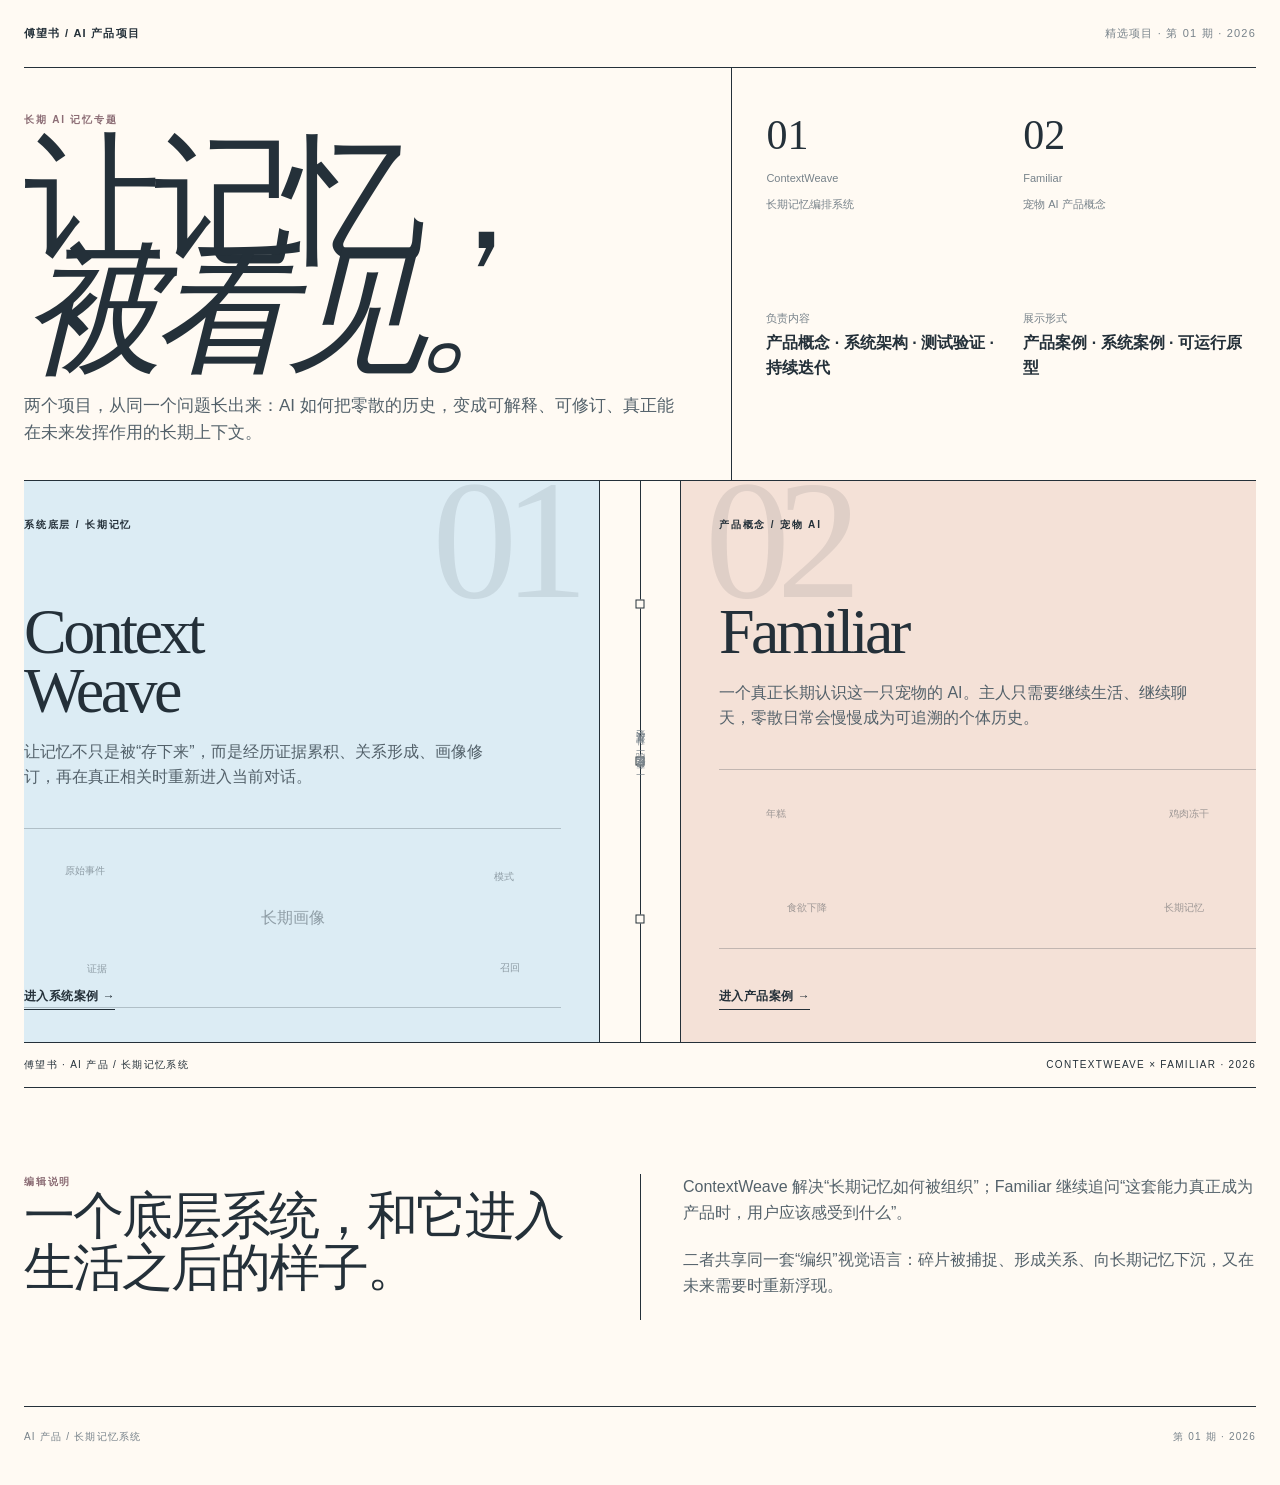
<file: index.html>
<!doctype html>
<html lang="zh-CN">
<head>
<meta charset="utf-8"><meta name="viewport" content="width=device-width,initial-scale=1">
<meta name="description" content="傅望书的 AI 产品与长期记忆系统项目展示。">
<title>傅望书｜AI 产品项目</title><link rel="stylesheet" href="assets/site.css">
</head>
<body><div class="shell">
<header class="site-header"><a class="brand" href="./">傅望书 / AI 产品项目</a><span class="header-note">精选项目 · 第 01 期 · 2026</span></header>
<main>
<section class="cover reveal">
  <div class="cover-top">
    <div class="cover-title-wrap">
      <div class="eyebrow">长期 AI 记忆专题</div>
      <h1 class="cover-title">让记忆，<br><em>被看见。</em></h1>
      <p class="cover-deck">两个项目，从同一个问题长出来：AI 如何把零散的历史，变成可解释、可修订、真正能在未来发挥作用的长期上下文。</p>
    </div>
    <aside class="issue-block">
      <div><b>01</b><span>ContextWeave<br>长期记忆编排系统</span></div>
      <div><b>02</b><span>Familiar<br>宠物 AI 产品概念</span></div>
      <div><span>负责内容</span><br><strong>产品概念 · 系统架构 · 测试验证 · 持续迭代</strong></div>
      <div><span>展示形式</span><br><strong>产品案例 · 系统案例 · 可运行原型</strong></div>
    </aside>
  </div>

  <div class="cover-body">
    <a class="teaser context" href="contextweave/">
      <span class="teaser-num">01</span>
      <div class="micro">系统底层 / 长期记忆</div>
      <h2>Context<br>Weave</h2>
      <p>让记忆不只是被“存下来”，而是经历证据累积、关系形成、画像修订，再在真正相关时重新进入当前对话。</p>
      <div class="teaser-visual context-visual" aria-hidden="true">
        <svg class="weave-links" viewBox="0 0 100 100" preserveAspectRatio="none">
          <line pathLength="1" x1="50" y1="50" x2="16" y2="26"></line>
          <line pathLength="1" x1="50" y1="50" x2="18" y2="78"></line>
          <line pathLength="1" x1="50" y1="50" x2="84" y2="28"></line>
          <line pathLength="1" x1="50" y1="50" x2="84" y2="78"></line>
        </svg>
        <span class="node n1">原始事件</span><span class="node n2">证据</span><span class="node n3">模式</span><span class="node n4">召回</span>
        <span class="core">长期画像</span>
      </div>
      <span class="teaser-link">进入系统案例 →</span>
    </a>

    <div class="cover-spine" aria-hidden="true">
      <span class="spine-line"></span><i class="spine-mark m1"></i><i class="spine-mark m2"></i><i class="spine-mark m3"></i>
      <span>一套记忆系统 / 一种产品表达</span>
    </div>

    <a class="teaser familiar" href="familiar/">
      <span class="teaser-num">02</span>
      <div class="micro">产品概念 / 宠物 AI</div>
      <h2>Familiar</h2>
      <p>一个真正长期认识这一只宠物的 AI。主人只需要继续生活、继续聊天，零散日常会慢慢成为可追溯的个体历史。</p>
      <div class="teaser-visual familiar-visual" aria-hidden="true">
        <svg class="weave-links" viewBox="0 0 100 100" preserveAspectRatio="none">
          <line pathLength="1" x1="50" y1="50" x2="16" y2="28"></line>
          <line pathLength="1" x1="50" y1="50" x2="84" y2="28"></line>
          <line pathLength="1" x1="50" y1="50" x2="18" y2="78"></line>
          <line pathLength="1" x1="50" y1="50" x2="84" y2="78"></line>
        </svg>
        <span class="token one">年糕</span>
        <span class="token two">鸡肉冻干</span>
        <span class="token three">食欲下降</span>
        <span class="token four">长期记忆</span>
        <span class="memory-chip">生活碎片逐渐形成长期认知</span>
      </div>
      <span class="teaser-link">进入产品案例 →</span>
    </a>
  </div>

  <div class="cover-bottom"><div>傅望书 · AI 产品 / 长期记忆系统</div><div>ContextWeave × Familiar · 2026</div></div>
</section>

<section class="manifesto reveal">
  <div><div class="kicker">编辑说明</div><h3>一个底层系统，和它进入生活之后的样子。</h3></div>
  <div class="manifesto-copy">
    <p>ContextWeave 解决“长期记忆如何被组织”；Familiar 继续追问“这套能力真正成为产品时，用户应该感受到什么”。</p>
    <p>二者共享同一套“编织”视觉语言：碎片被捕捉、形成关系、向长期记忆下沉，又在未来需要时重新浮现。</p>
  </div>
</section>
</main>
<footer class="footer"><span>AI 产品 / 长期记忆系统</span><span>第 01 期 · 2026</span></footer>
</div><script src="assets/motion.js"></script></body></html>
</file>
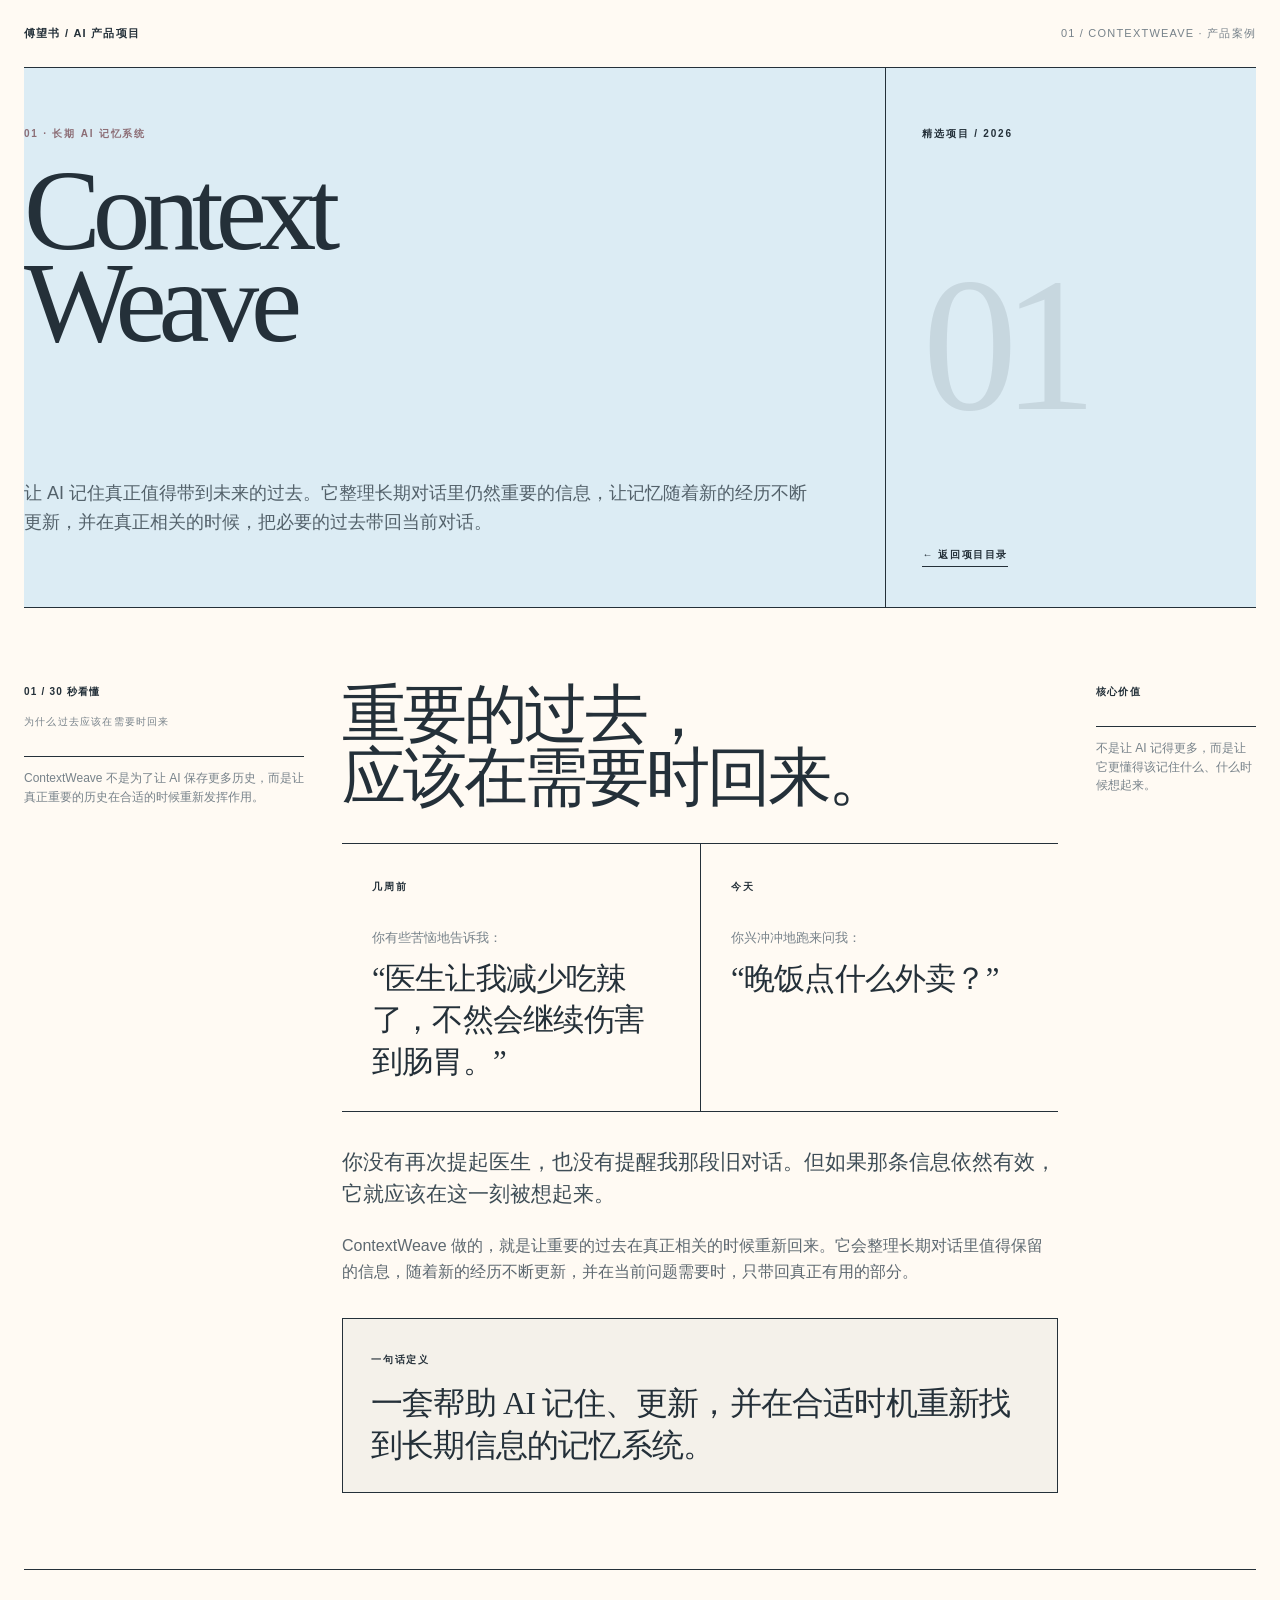
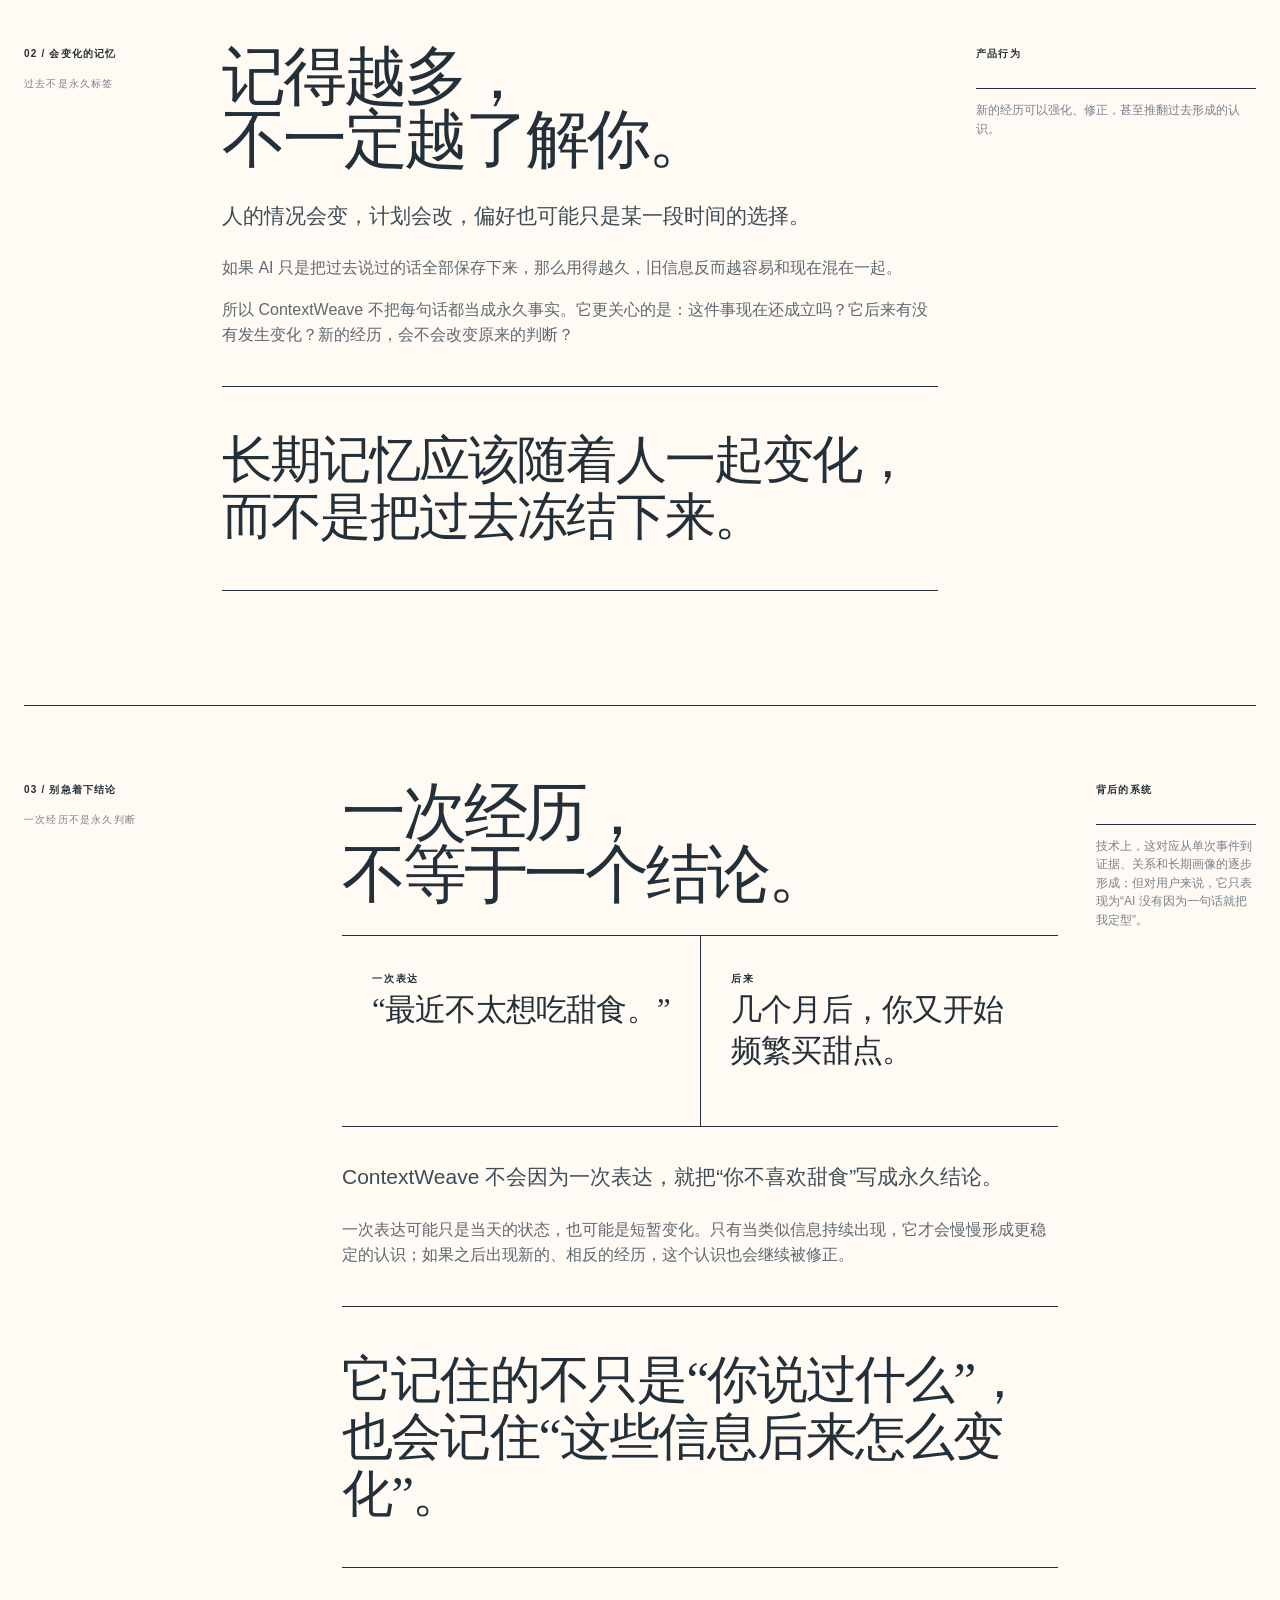
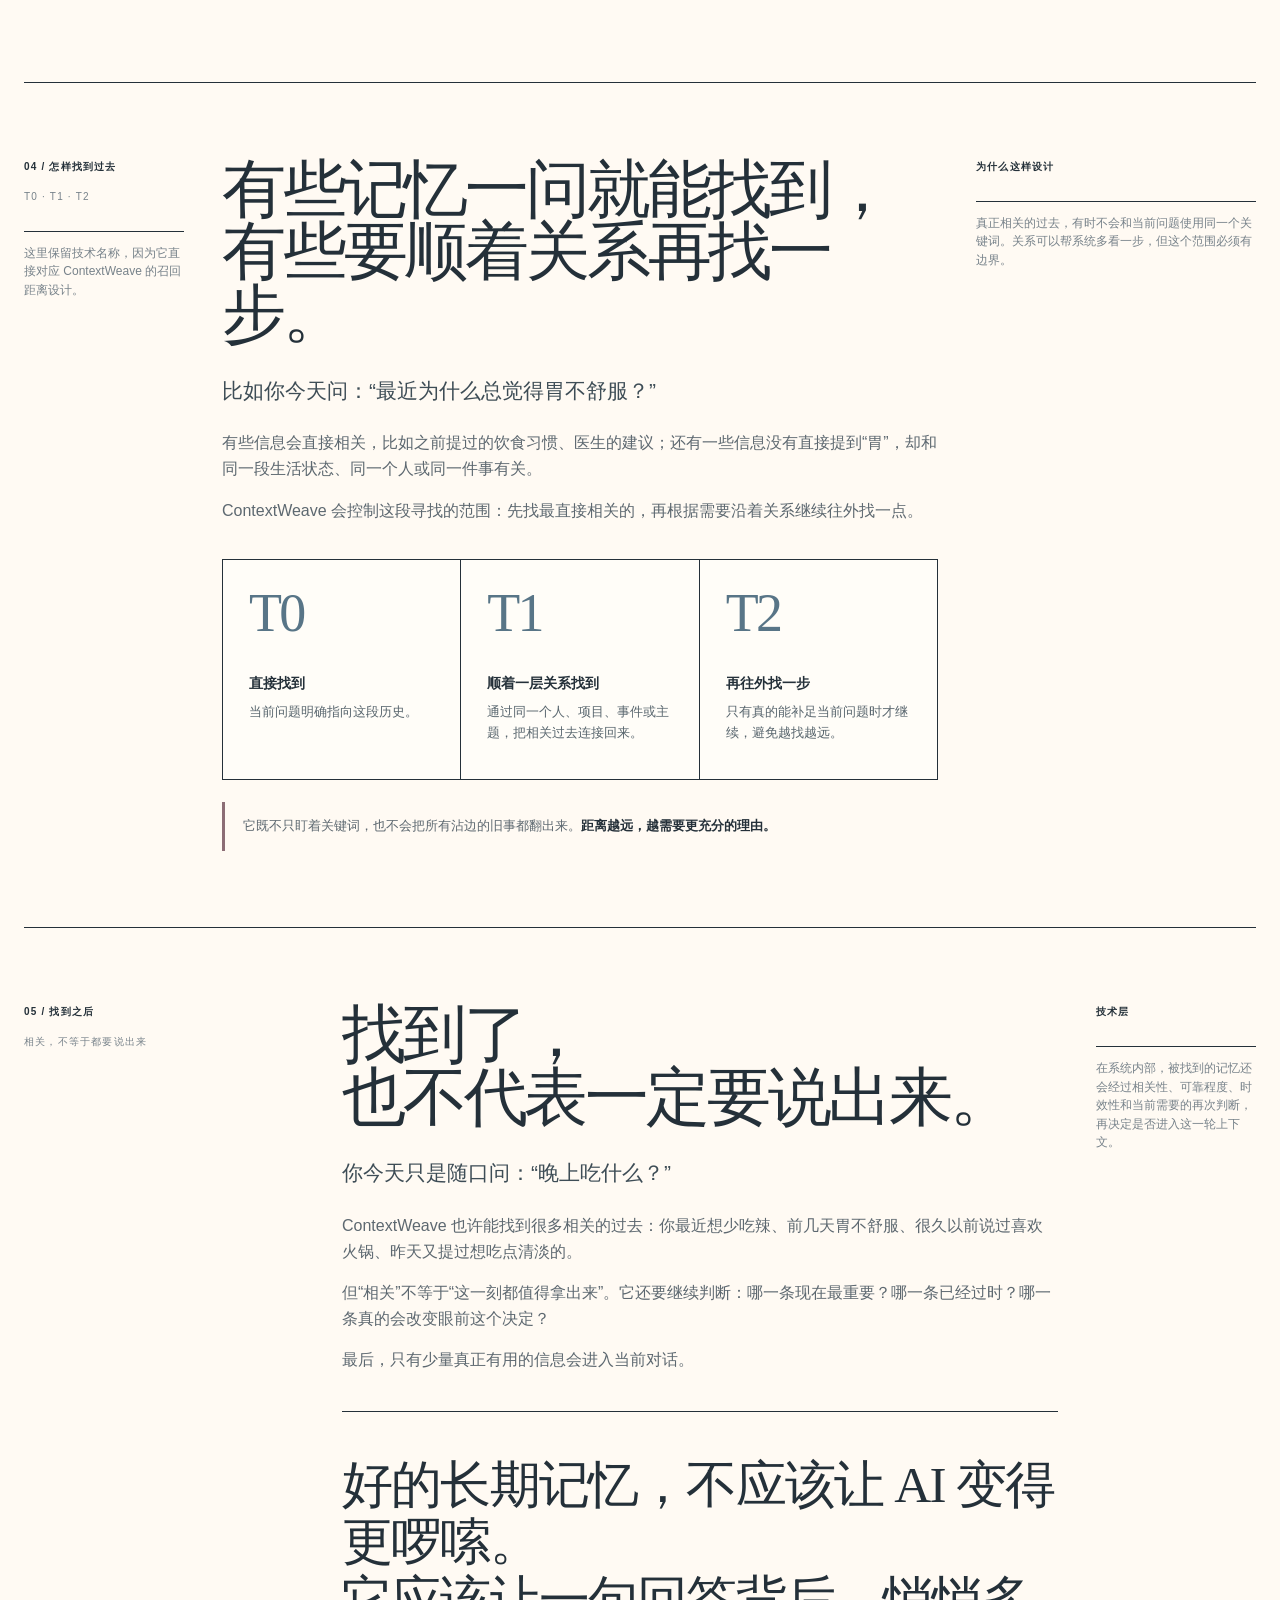
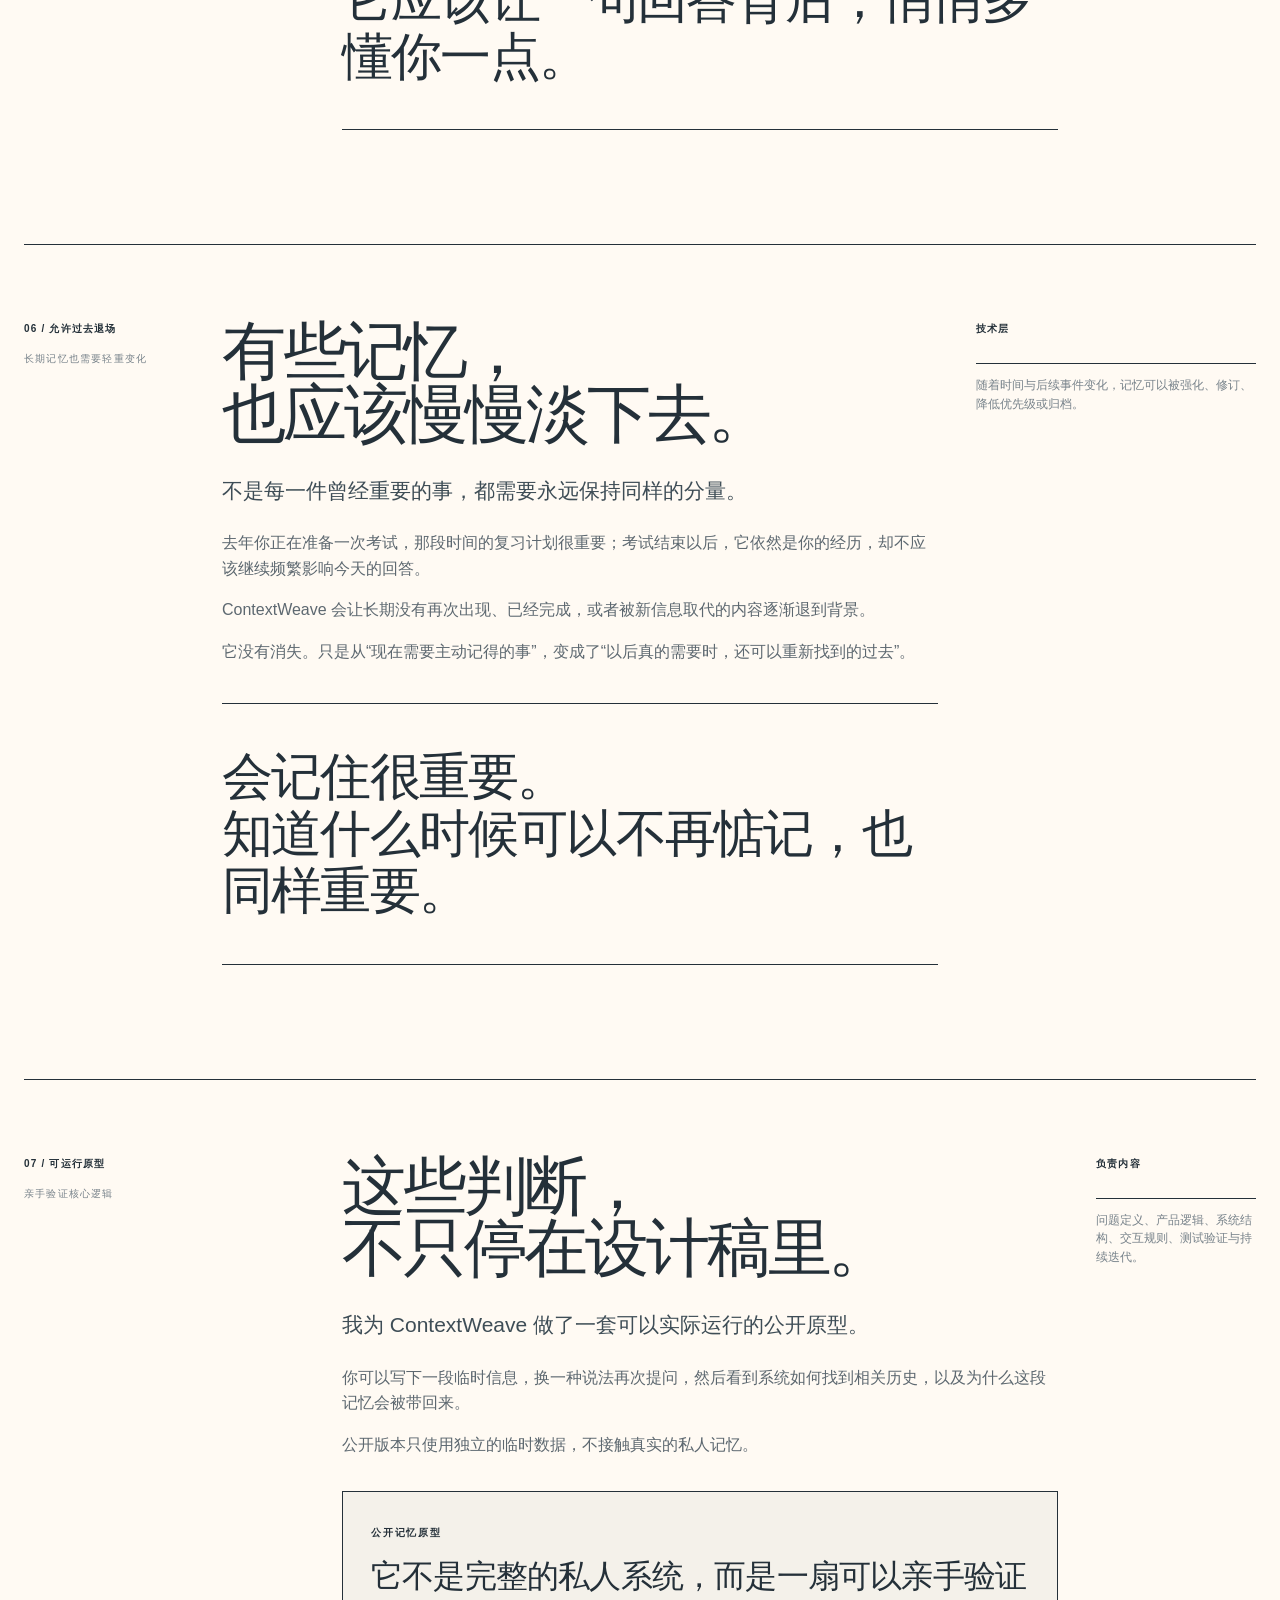
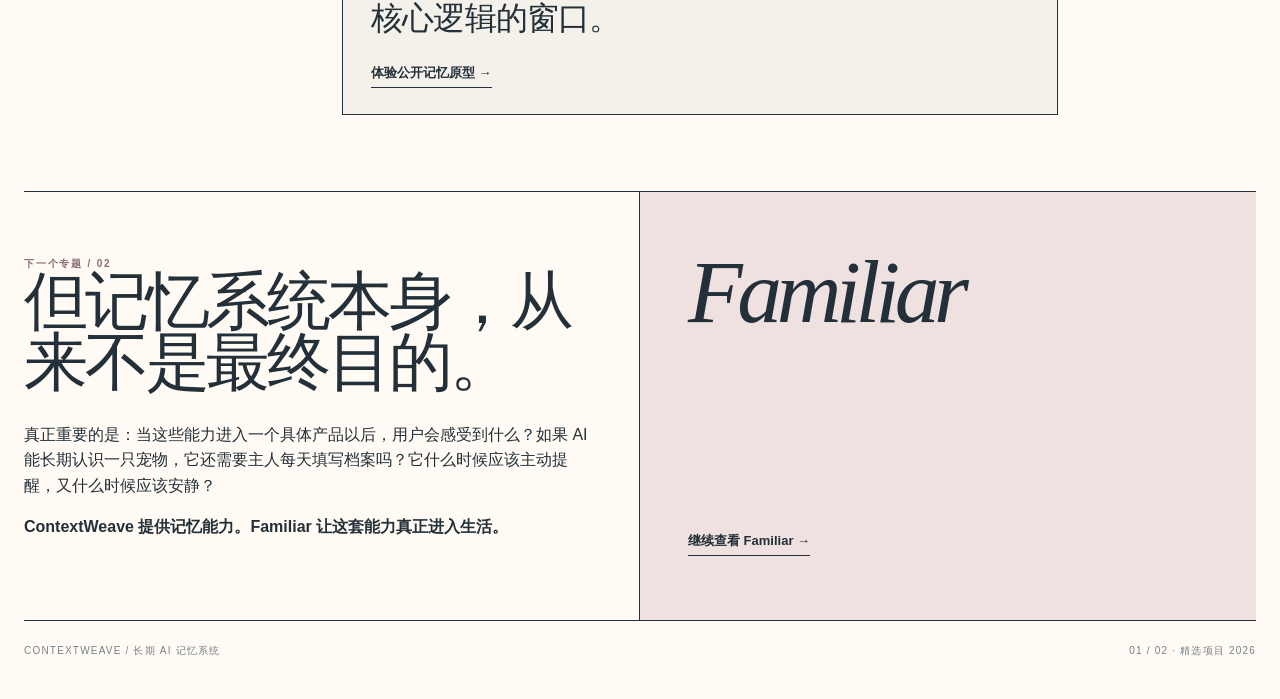
<file: contextweave/index.html>
<!doctype html>
<html lang="zh-CN">
<head>
<meta charset="utf-8"><meta name="viewport" content="width=device-width,initial-scale=1">
<meta name="description" content="ContextWeave — 让 AI 记住真正值得带到未来的过去。">
<title>ContextWeave｜长期 AI 记忆系统</title><link rel="stylesheet" href="../assets/site.css">
</head>
<body><div class="shell">
<header class="site-header"><a class="brand" href="../">傅望书 / AI 产品项目</a><span class="header-note">01 / ContextWeave · 产品案例</span></header>
<main>

<section class="story-head context-head reveal">
  <div class="story-title">
    <div><div class="eyebrow">01 · 长期 AI 记忆系统</div><h1>Context<br>Weave</h1></div>
    <p class="dek">让 AI 记住真正值得带到未来的过去。它整理长期对话里仍然重要的信息，让记忆随着新的经历不断更新，并在真正相关的时候，把必要的过去带回当前对话。</p>
  </div>
  <aside class="story-aside"><div class="folio">精选项目 / 2026</div><div class="giant">01</div><a class="back" href="../">← 返回项目目录</a></aside>
</section>

<section class="spread reveal">
  <div class="spread-grid">
    <aside class="margin-col"><b>01 / 30 秒看懂</b>为什么过去应该在需要时回来<div class="margin-note">ContextWeave 不是为了让 AI 保存更多历史，而是让真正重要的历史在合适的时候重新发挥作用。</div></aside>
    <div class="spread-main">
      <h2>重要的过去，<br>应该在需要时回来。</h2>

      <div class="case-dialogue">
        <div class="case-moment">
          <span class="micro">几周前</span>
          <p>你有些苦恼地告诉我：</p>
          <blockquote>“医生让我减少吃辣了，不然会继续伤害到肠胃。”</blockquote>
        </div>
        <div class="case-moment">
          <span class="micro">今天</span>
          <p>你兴冲冲地跑来问我：</p>
          <blockquote>“晚饭点什么外卖？”</blockquote>
        </div>
      </div>

      <p class="lead">你没有再次提起医生，也没有提醒我那段旧对话。但如果那条信息依然有效，它就应该在这一刻被想起来。</p>
      <p>ContextWeave 做的，就是让重要的过去在真正相关的时候重新回来。它会整理长期对话里值得保留的信息，随着新的经历不断更新，并在当前问题需要时，只带回真正有用的部分。</p>

      <div class="product-definition">
        <span class="micro">一句话定义</span>
        <strong>一套帮助 AI 记住、更新，并在合适时机重新找到长期信息的记忆系统。</strong>
      </div>
    </div>
    <aside class="margin-col"><b>核心价值</b><div class="margin-note">不是让 AI 记得更多，而是让它更懂得该记住什么、什么时候想起来。</div></aside>
  </div>
</section>

<section class="spread reveal">
  <div class="spread-grid">
    <aside class="margin-col"><b>02 / 会变化的记忆</b>过去不是永久标签</aside>
    <div class="spread-main">
      <h2>记得越多，<br>不一定越了解你。</h2>
      <p class="lead">人的情况会变，计划会改，偏好也可能只是某一段时间的选择。</p>
      <p>如果 AI 只是把过去说过的话全部保存下来，那么用得越久，旧信息反而越容易和现在混在一起。</p>
      <p>所以 ContextWeave 不把每句话都当成永久事实。它更关心的是：这件事现在还成立吗？它后来有没有发生变化？新的经历，会不会改变原来的判断？</p>

      <div class="pullquote">长期记忆应该随着人一起变化，<br>而不是把过去冻结下来。</div>
    </div>
    <aside class="margin-col"><b>产品行为</b><div class="margin-note">新的经历可以强化、修正，甚至推翻过去形成的认识。</div></aside>
  </div>
</section>

<section class="spread reveal">
  <div class="spread-grid">
    <aside class="margin-col"><b>03 / 别急着下结论</b>一次经历不是永久判断</aside>
    <div class="spread-main">
      <h2>一次经历，<br>不等于一个结论。</h2>
      <div class="case-dialogue compact">
        <div class="case-moment">
          <span class="micro">一次表达</span>
          <blockquote>“最近不太想吃甜食。”</blockquote>
        </div>
        <div class="case-moment">
          <span class="micro">后来</span>
          <blockquote>几个月后，你又开始频繁买甜点。</blockquote>
        </div>
      </div>
      <p class="lead">ContextWeave 不会因为一次表达，就把“你不喜欢甜食”写成永久结论。</p>
      <p>一次表达可能只是当天的状态，也可能是短暂变化。只有当类似信息持续出现，它才会慢慢形成更稳定的认识；如果之后出现新的、相反的经历，这个认识也会继续被修正。</p>

      <div class="pullquote">它记住的不只是“你说过什么”，<br>也会记住“这些信息后来怎么变化”。</div>
    </div>
    <aside class="margin-col"><b>背后的系统</b><div class="margin-note">技术上，这对应从单次事件到证据、关系和长期画像的逐步形成；但对用户来说，它只表现为“AI 没有因为一句话就把我定型”。</div></aside>
  </div>
</section>

<section class="spread reveal">
  <div class="spread-grid">
    <aside class="margin-col"><b>04 / 怎样找到过去</b>T0 · T1 · T2<div class="margin-note">这里保留技术名称，因为它直接对应 ContextWeave 的召回距离设计。</div></aside>
    <div class="spread-main">
      <h2>有些记忆一问就能找到，<br>有些要顺着关系再找一步。</h2>
      <p class="lead">比如你今天问：“最近为什么总觉得胃不舒服？”</p>
      <p>有些信息会直接相关，比如之前提过的饮食习惯、医生的建议；还有一些信息没有直接提到“胃”，却和同一段生活状态、同一个人或同一件事有关。</p>
      <p>ContextWeave 会控制这段寻找的范围：先找最直接相关的，再根据需要沿着关系继续往外找一点。</p>

      <div class="recall-levels">
        <article class="recall-level"><div class="tier">T0</div><h3>直接找到</h3><p>当前问题明确指向这段历史。</p></article>
        <article class="recall-level"><div class="tier">T1</div><h3>顺着一层关系找到</h3><p>通过同一个人、项目、事件或主题，把相关过去连接回来。</p></article>
        <article class="recall-level"><div class="tier">T2</div><h3>再往外找一步</h3><p>只有真的能补足当前问题时才继续，避免越找越远。</p></article>
      </div>

      <div class="recall-note">它既不只盯着关键词，也不会把所有沾边的旧事都翻出来。<strong>距离越远，越需要更充分的理由。</strong></div>
    </div>
    <aside class="margin-col"><b>为什么这样设计</b><div class="margin-note">真正相关的过去，有时不会和当前问题使用同一个关键词。关系可以帮系统多看一步，但这个范围必须有边界。</div></aside>
  </div>
</section>

<section class="spread reveal">
  <div class="spread-grid">
    <aside class="margin-col"><b>05 / 找到之后</b>相关，不等于都要说出来</aside>
    <div class="spread-main">
      <h2>找到了，<br>也不代表一定要说出来。</h2>
      <p class="lead">你今天只是随口问：“晚上吃什么？”</p>
      <p>ContextWeave 也许能找到很多相关的过去：你最近想少吃辣、前几天胃不舒服、很久以前说过喜欢火锅、昨天又提过想吃点清淡的。</p>
      <p>但“相关”不等于“这一刻都值得拿出来”。它还要继续判断：哪一条现在最重要？哪一条已经过时？哪一条真的会改变眼前这个决定？</p>
      <p>最后，只有少量真正有用的信息会进入当前对话。</p>

      <div class="pullquote">好的长期记忆，不应该让 AI 变得更啰嗦。<br>它应该让一句回答背后，悄悄多懂你一点。</div>
    </div>
    <aside class="margin-col"><b>技术层</b><div class="margin-note">在系统内部，被找到的记忆还会经过相关性、可靠程度、时效性和当前需要的再次判断，再决定是否进入这一轮上下文。</div></aside>
  </div>
</section>

<section class="spread reveal">
  <div class="spread-grid">
    <aside class="margin-col"><b>06 / 允许过去退场</b>长期记忆也需要轻重变化</aside>
    <div class="spread-main">
      <h2>有些记忆，<br>也应该慢慢淡下去。</h2>
      <p class="lead">不是每一件曾经重要的事，都需要永远保持同样的分量。</p>
      <p>去年你正在准备一次考试，那段时间的复习计划很重要；考试结束以后，它依然是你的经历，却不应该继续频繁影响今天的回答。</p>
      <p>ContextWeave 会让长期没有再次出现、已经完成，或者被新信息取代的内容逐渐退到背景。</p>
      <p>它没有消失。只是从“现在需要主动记得的事”，变成了“以后真的需要时，还可以重新找到的过去”。</p>

      <div class="pullquote">会记住很重要。<br>知道什么时候可以不再惦记，也同样重要。</div>
    </div>
    <aside class="margin-col"><b>技术层</b><div class="margin-note">随着时间与后续事件变化，记忆可以被强化、修订、降低优先级或归档。</div></aside>
  </div>
</section>

<section class="spread reveal">
  <div class="spread-grid">
    <aside class="margin-col"><b>07 / 可运行原型</b>亲手验证核心逻辑</aside>
    <div class="spread-main">
      <h2>这些判断，<br>不只停在设计稿里。</h2>
      <p class="lead">我为 ContextWeave 做了一套可以实际运行的公开原型。</p>
      <p>你可以写下一段临时信息，换一种说法再次提问，然后看到系统如何找到相关历史，以及为什么这段记忆会被带回来。</p>
      <p>公开版本只使用独立的临时数据，不接触真实的私人记忆。</p>

      <div class="prototype-callout">
        <span class="micro">公开记忆原型</span>
        <strong>它不是完整的私人系统，而是一扇可以亲手验证核心逻辑的窗口。</strong>
        <a href="../sandbox/">体验公开记忆原型 →</a>
      </div>
    </div>
    <aside class="margin-col"><b>负责内容</b><div class="margin-note">问题定义、产品逻辑、系统结构、交互规则、测试验证与持续迭代。</div></aside>
  </div>
</section>

<section class="bridge-section reveal">
  <div class="bridge-copy">
    <div class="kicker">下一个专题 / 02</div>
    <h3>但记忆系统本身，从来不是最终目的。</h3>
    <p>真正重要的是：当这些能力进入一个具体产品以后，用户会感受到什么？如果 AI 能长期认识一只宠物，它还需要主人每天填写档案吗？它什么时候应该主动提醒，又什么时候应该安静？</p>
    <p><strong>ContextWeave 提供记忆能力。Familiar 让这套能力真正进入生活。</strong></p>
  </div>
  <a class="bridge-action" href="../familiar/"><span class="big-word">Familiar</span><span class="cta">继续查看 Familiar →</span></a>
</section>

</main>
<footer class="footer"><span>ContextWeave / 长期 AI 记忆系统</span><span>01 / 02 · 精选项目 2026</span></footer>
</div><script src="../assets/motion.js"></script></body></html>
</file>
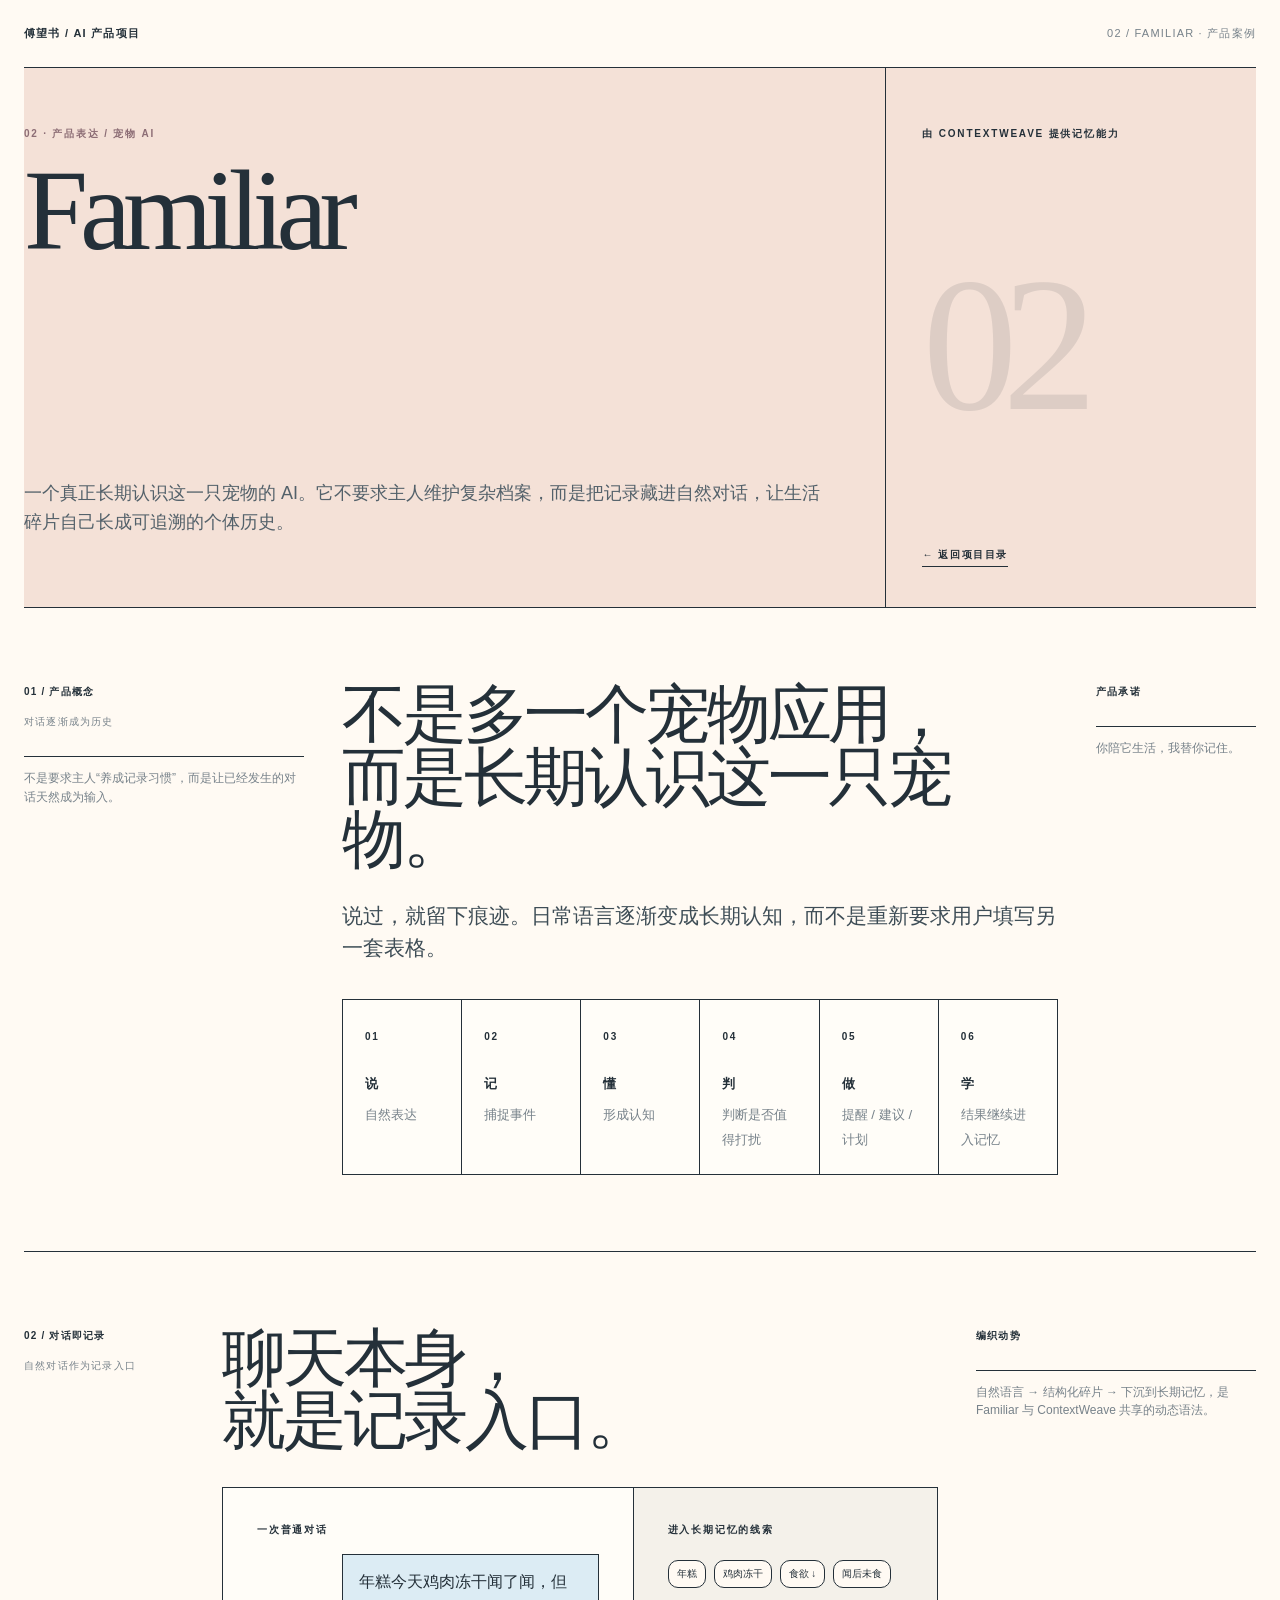
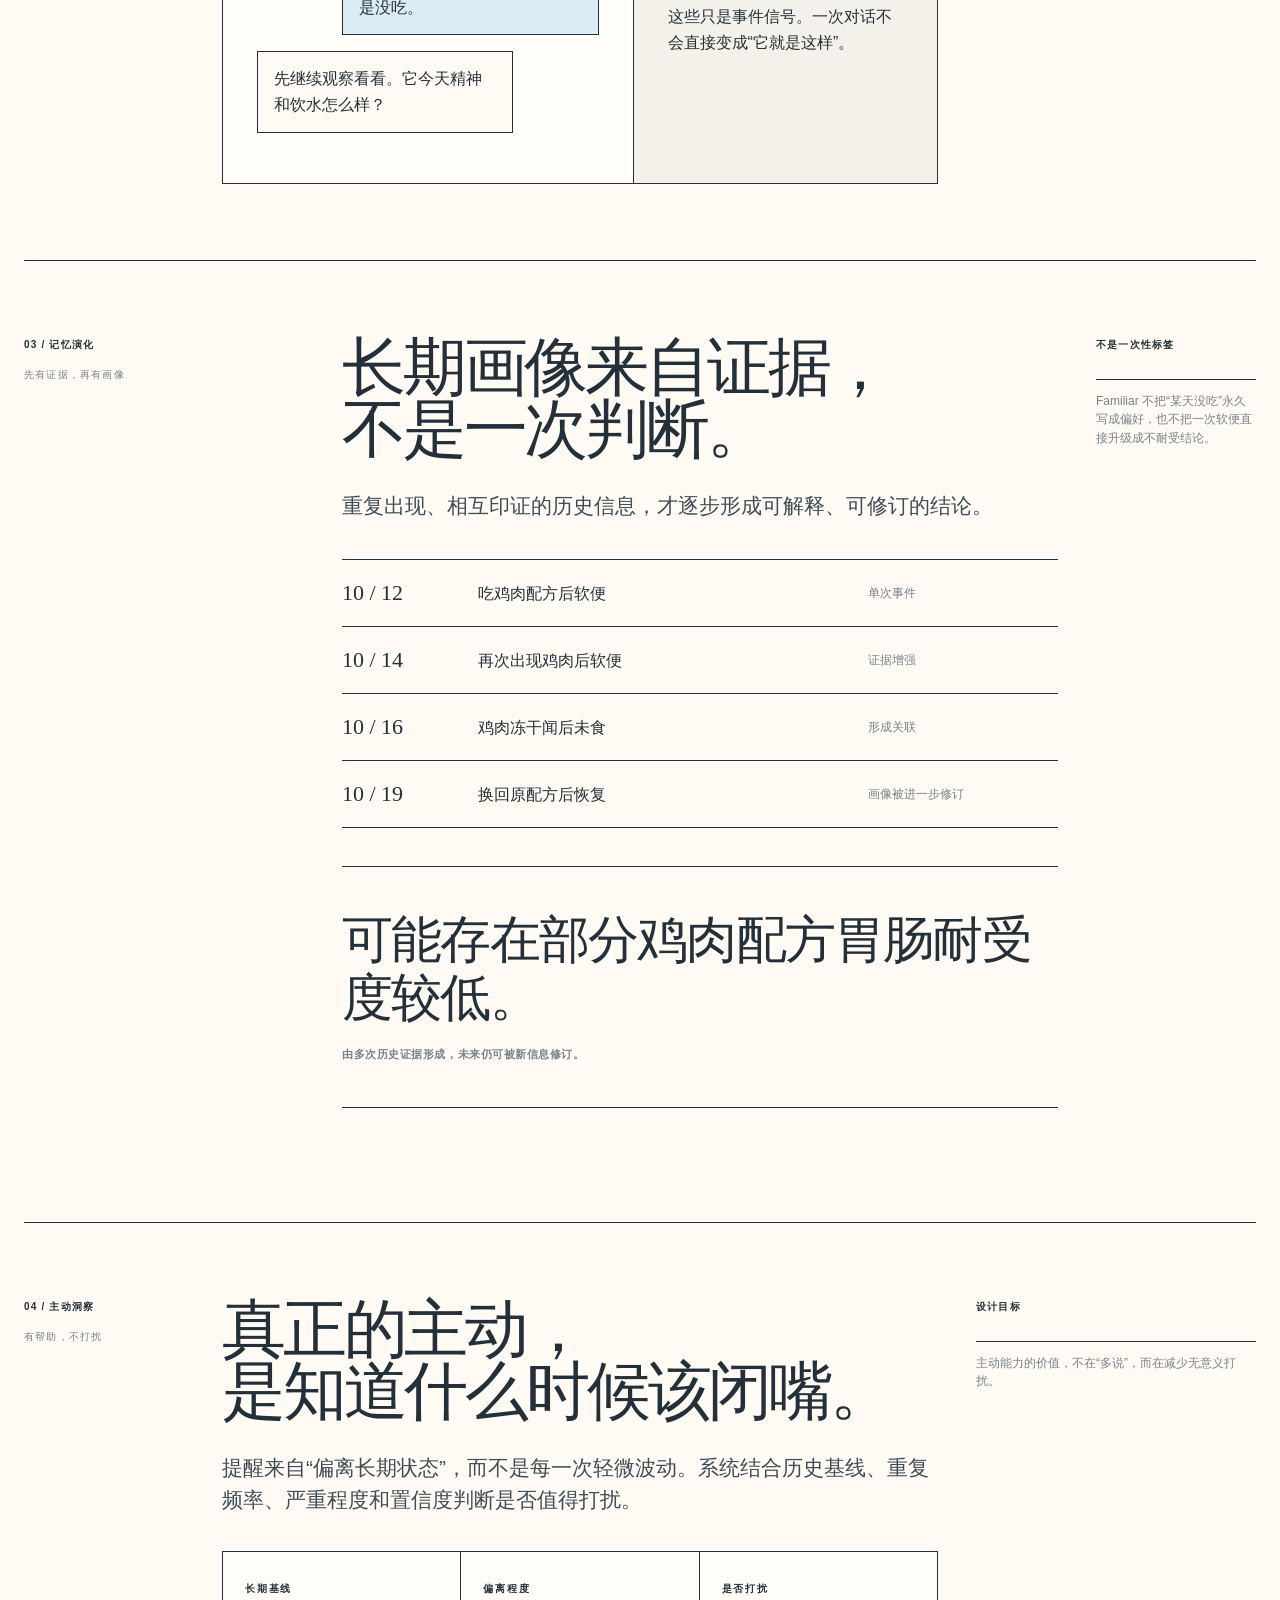
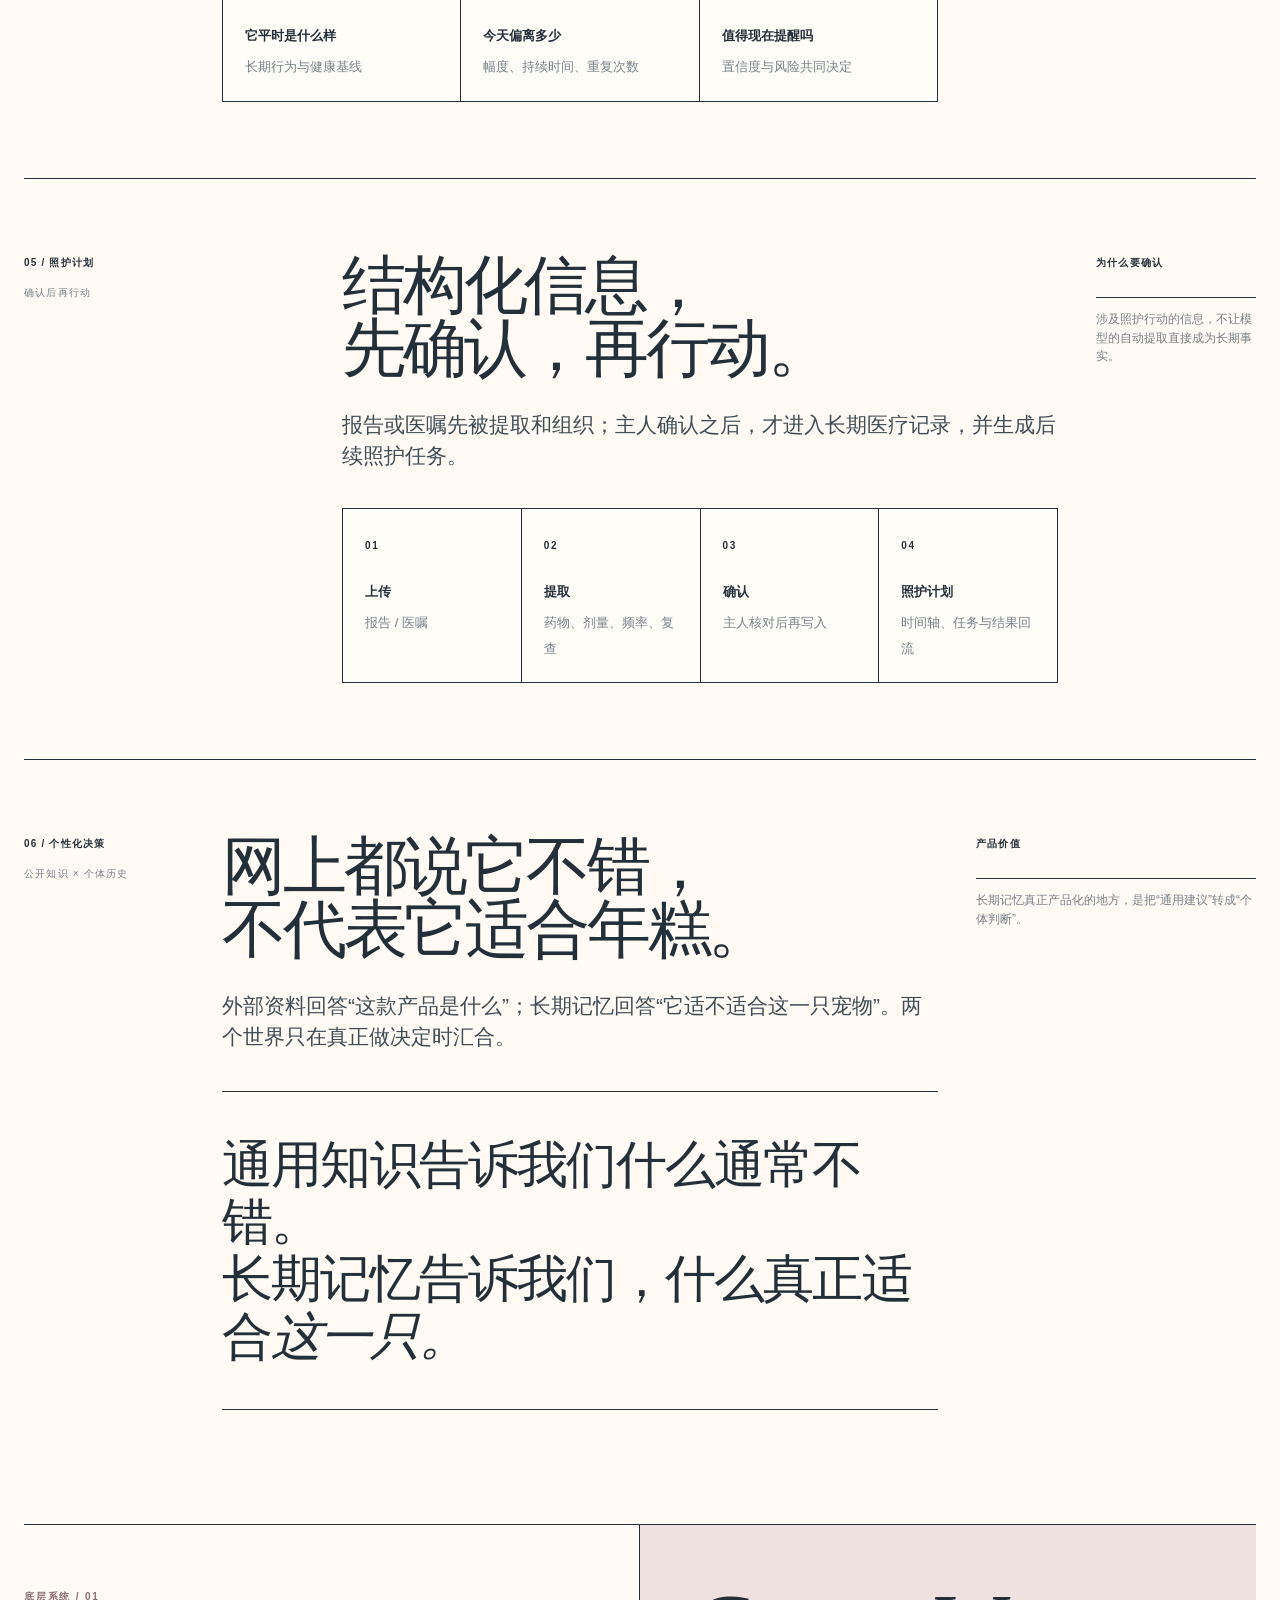
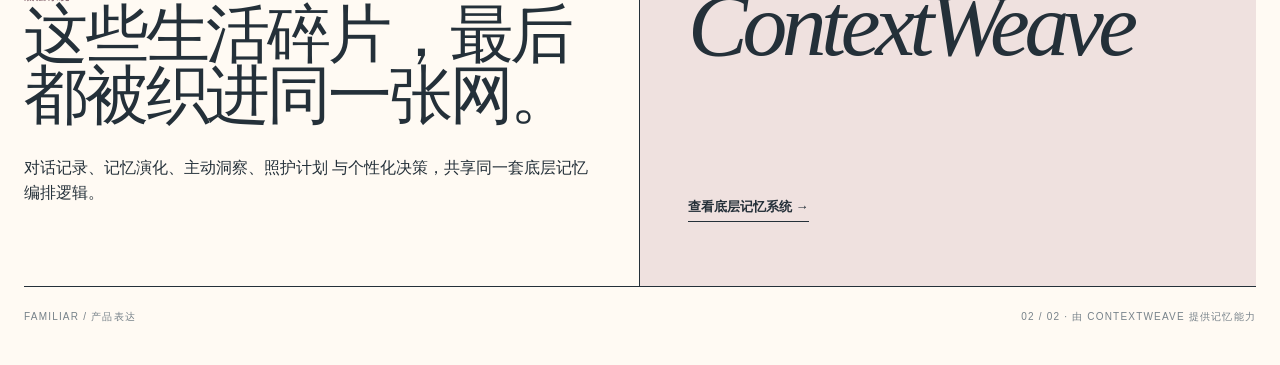
<file: familiar/index.html>
<!doctype html>
<html lang="zh-CN">
<head>
<meta charset="utf-8"><meta name="viewport" content="width=device-width,initial-scale=1">
<meta name="description" content="Familiar — 以长期记忆为核心的宠物 AI 产品概念。">
<title>Familiar｜产品案例</title><link rel="stylesheet" href="../assets/site.css">
</head>
<body><div class="shell">
<header class="site-header"><a class="brand" href="../">傅望书 / AI 产品项目</a><span class="header-note">02 / Familiar · 产品案例</span></header>
<main>
<section class="story-head familiar-head reveal">
  <div class="story-title">
    <div><div class="eyebrow">02 · 产品表达 / 宠物 AI</div><h1>Familiar</h1></div>
    <p class="dek">一个真正长期认识这一只宠物的 AI。它不要求主人维护复杂档案，而是把记录藏进自然对话，让生活碎片自己长成可追溯的个体历史。</p>
  </div>
  <aside class="story-aside"><div class="folio">由 CONTEXTWEAVE 提供记忆能力</div><div class="giant">02</div><a class="back" href="../">← 返回项目目录</a></aside>
</section>

<section class="spread reveal">
  <div class="spread-grid">
    <aside class="margin-col"><b>01 / 产品概念</b>对话逐渐成为历史<div class="margin-note">不是要求主人“养成记录习惯”，而是让已经发生的对话天然成为输入。</div></aside>
    <div class="spread-main">
      <h2>不是多一个宠物应用，<br>而是长期认识这一只宠物。</h2>
      <p class="lead">说过，就留下痕迹。日常语言逐渐变成长期认知，而不是重新要求用户填写另一套表格。</p>
      <div class="editorial-grid">
        <article class="span2"><span class="micro">01</span><b>说</b><small>自然表达</small></article>
        <article class="span2"><span class="micro">02</span><b>记</b><small>捕捉事件</small></article>
        <article class="span2"><span class="micro">03</span><b>懂</b><small>形成认知</small></article>
        <article class="span2"><span class="micro">04</span><b>判</b><small>判断是否值得打扰</small></article>
        <article class="span2"><span class="micro">05</span><b>做</b><small>提醒 / 建议 / 计划</small></article>
        <article class="span2"><span class="micro">06</span><b>学</b><small>结果继续进入记忆</small></article>
      </div>
    </div>
    <aside class="margin-col"><b>产品承诺</b><div class="margin-note">你陪它生活，我替你记住。</div></aside>
  </div>
</section>

<section class="spread reveal">
  <div class="spread-grid">
    <aside class="margin-col"><b>02 / 对话即记录</b>自然对话作为记录入口</aside>
    <div class="spread-main">
      <h2>聊天本身，<br>就是记录入口。</h2>
      <div class="chat-editorial">
        <div class="chat-pane">
          <div class="micro">一次普通对话</div>
          <div class="chat-row user"><div class="bubble">年糕今天鸡肉冻干闻了闻，但是没吃。</div></div>
          <div class="chat-row"><div class="bubble">先继续观察看看。它今天精神和饮水怎么样？</div></div>
        </div>
        <div class="trace-pane">
          <div class="micro">进入长期记忆的线索</div>
          <div class="tag-row"><span class="tag">年糕</span><span class="tag">鸡肉冻干</span><span class="tag">食欲 ↓</span><span class="tag">闻后未食</span></div>
          <p>这些只是事件信号。一次对话不会直接变成“它就是这样”。</p>
        </div>
      </div>
    </div>
    <aside class="margin-col"><b>编织动势</b><div class="margin-note">自然语言 → 结构化碎片 → 下沉到长期记忆，是 Familiar 与 ContextWeave 共享的动态语法。</div></aside>
  </div>
</section>

<section class="spread reveal">
  <div class="spread-grid">
    <aside class="margin-col"><b>03 / 记忆演化</b>先有证据，再有画像</aside>
    <div class="spread-main">
      <h2>长期画像来自证据，<br>不是一次判断。</h2>
      <p class="lead">重复出现、相互印证的历史信息，才逐步形成可解释、可修订的结论。</p>
      <div class="timeline">
        <div class="timeline-row"><time>10 / 12</time><span>吃鸡肉配方后软便</span><span>单次事件</span></div>
        <div class="timeline-row"><time>10 / 14</time><span>再次出现鸡肉后软便</span><span>证据增强</span></div>
        <div class="timeline-row"><time>10 / 16</time><span>鸡肉冻干闻后未食</span><span>形成关联</span></div>
        <div class="timeline-row"><time>10 / 19</time><span>换回原配方后恢复</span><span>画像被进一步修订</span></div>
      </div>
      <div class="pullquote">可能存在部分鸡肉配方胃肠耐受度较低。<small>由多次历史证据形成，未来仍可被新信息修订。</small></div>
    </div>
    <aside class="margin-col"><b>不是一次性标签</b><div class="margin-note">Familiar 不把“某天没吃”永久写成偏好，也不把一次软便直接升级成不耐受结论。</div></aside>
  </div>
</section>

<section class="spread reveal">
  <div class="spread-grid">
    <aside class="margin-col"><b>04 / 主动洞察</b>有帮助，不打扰</aside>
    <div class="spread-main">
      <h2>真正的主动，<br>是知道什么时候该闭嘴。</h2>
      <p class="lead">提醒来自“偏离长期状态”，而不是每一次轻微波动。系统结合历史基线、重复频率、严重程度和置信度判断是否值得打扰。</p>
      <div class="editorial-grid">
        <article class="span4"><span class="micro">长期基线</span><b>它平时是什么样</b><small>长期行为与健康基线</small></article>
        <article class="span4"><span class="micro">偏离程度</span><b>今天偏离多少</b><small>幅度、持续时间、重复次数</small></article>
        <article class="span4"><span class="micro">是否打扰</span><b>值得现在提醒吗</b><small>置信度与风险共同决定</small></article>
      </div>
    </div>
    <aside class="margin-col"><b>设计目标</b><div class="margin-note">主动能力的价值，不在“多说”，而在减少无意义打扰。</div></aside>
  </div>
</section>

<section class="spread reveal">
  <div class="spread-grid">
    <aside class="margin-col"><b>05 / 照护计划</b>确认后再行动</aside>
    <div class="spread-main">
      <h2>结构化信息，<br>先确认，再行动。</h2>
      <p class="lead">报告或医嘱先被提取和组织；主人确认之后，才进入长期医疗记录，并生成后续照护任务。</p>
      <div class="editorial-grid">
        <article class="span3"><span class="micro">01</span><b>上传</b><small>报告 / 医嘱</small></article>
        <article class="span3"><span class="micro">02</span><b>提取</b><small>药物、剂量、频率、复查</small></article>
        <article class="span3"><span class="micro">03</span><b>确认</b><small>主人核对后再写入</small></article>
        <article class="span3"><span class="micro">04</span><b>照护计划</b><small>时间轴、任务与结果回流</small></article>
      </div>
    </div>
    <aside class="margin-col"><b>为什么要确认</b><div class="margin-note">涉及照护行动的信息，不让模型的自动提取直接成为长期事实。</div></aside>
  </div>
</section>

<section class="spread reveal">
  <div class="spread-grid">
    <aside class="margin-col"><b>06 / 个性化决策</b>公开知识 × 个体历史</aside>
    <div class="spread-main">
      <h2>网上都说它不错，<br>不代表它适合年糕。</h2>
      <p class="lead">外部资料回答“这款产品是什么”；长期记忆回答“它适不适合这一只宠物”。两个世界只在真正做决定时汇合。</p>
      <div class="pullquote">通用知识告诉我们什么通常不错。<br>长期记忆告诉我们，什么真正适合<em>这一只。</em></div>
    </div>
    <aside class="margin-col"><b>产品价值</b><div class="margin-note">长期记忆真正产品化的地方，是把“通用建议”转成“个体判断”。</div></aside>
  </div>
</section>

<section class="bridge-section reveal">
  <div class="bridge-copy"><div class="kicker">底层系统 / 01</div><h3>这些生活碎片，最后都被织进同一张网。</h3><p>对话记录、记忆演化、主动洞察、照护计划 与个性化决策，共享同一套底层记忆编排逻辑。</p></div>
  <a class="bridge-action" href="../contextweave/"><span class="big-word">ContextWeave</span><span class="cta">查看底层记忆系统 →</span></a>
</section>
</main>
<footer class="footer"><span>Familiar / 产品表达</span><span>02 / 02 · 由 ContextWeave 提供记忆能力</span></footer>
</div><script src="../assets/motion.js"></script></body></html>
</file>
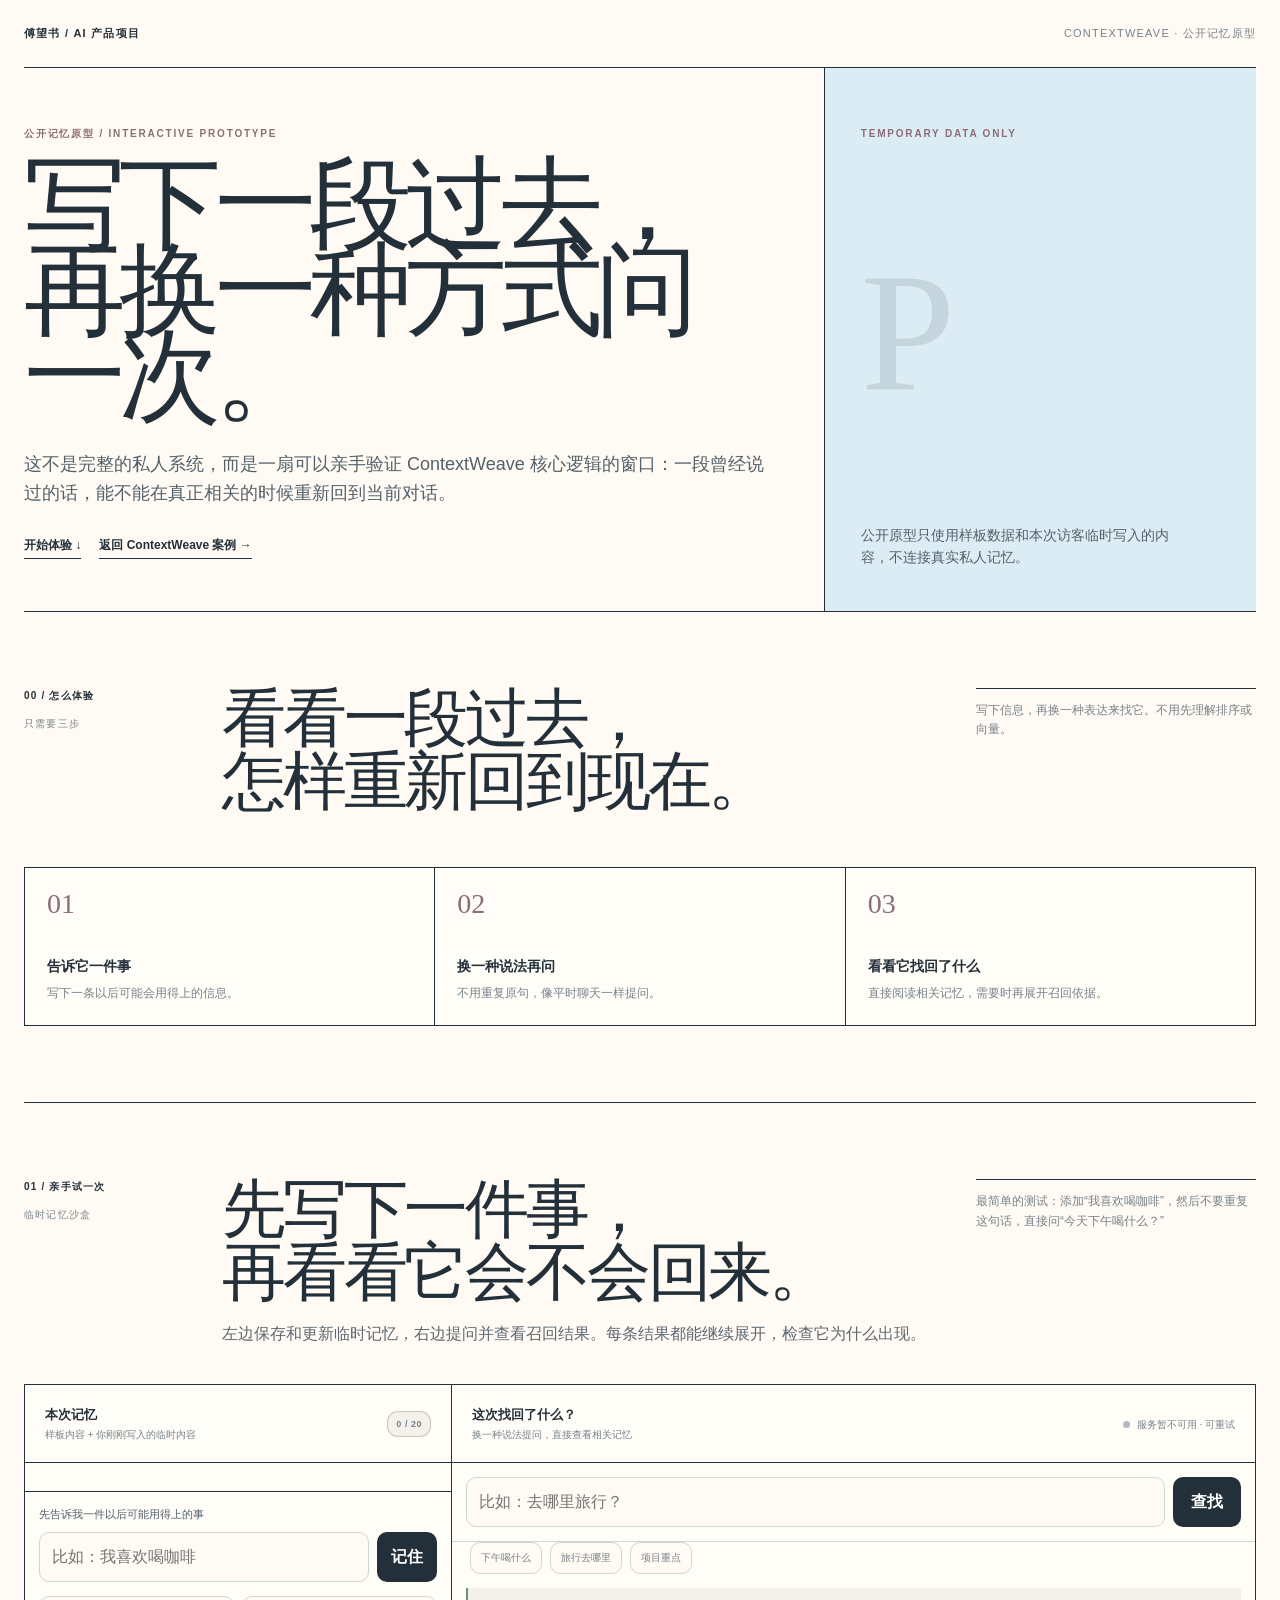
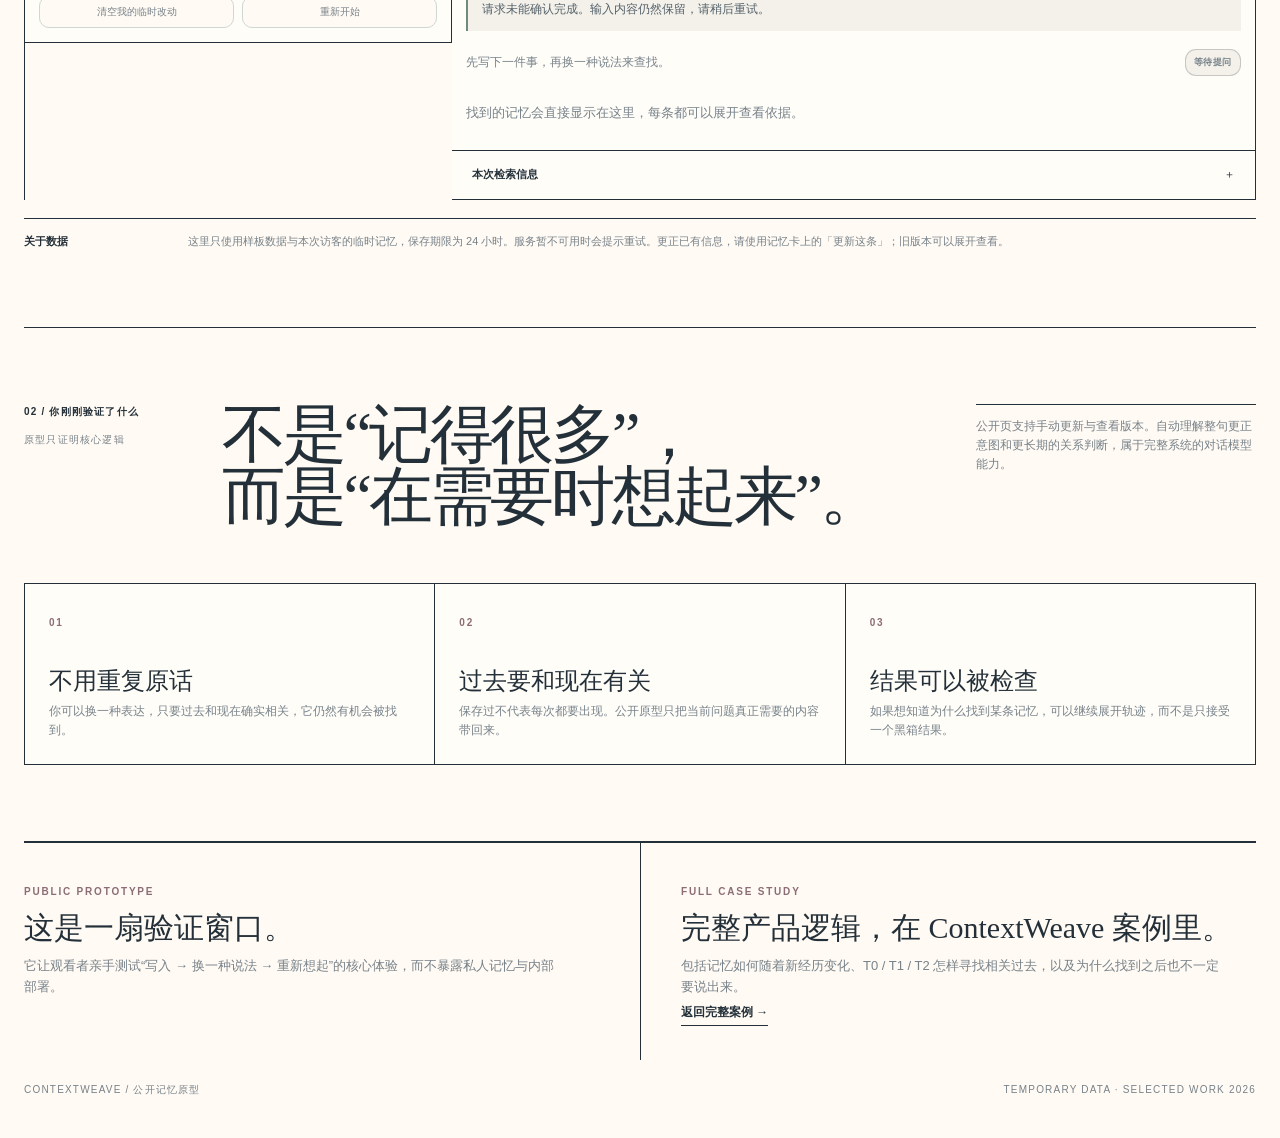
<file: sandbox/index.html>
<!doctype html>
<html lang="zh-CN">
<head>
<meta charset="utf-8">
<meta name="viewport" content="width=device-width,initial-scale=1">
<meta name="description" content="ContextWeave 公开记忆原型：写下一段临时信息，换一种方式再问一次，看看重要的过去如何重新回到当前对话。">
<title>ContextWeave｜公开记忆原型</title>
<style>
:root {
  --paper: #fffaf3;
  --panel: #fffdf8;
  --panel-soft: #f4f1ea;
  --ink: #243039;
  --muted: #77828a;
  --line: #cfd7d3;
  --blue: #dcecf4;
  --blue-ink: #587587;
  --warm: #efe1df;
  --rose: #8c6d75;
  --green: #6f8b7b;
  --max: 1320px;
  --serif: Georgia, "Times New Roman", serif;
}

* { box-sizing: border-box; }
html { scroll-behavior: smooth; }

body {
  margin: 0;
  background: var(--paper);
  color: var(--ink);
  font-family: Inter, ui-sans-serif, -apple-system, BlinkMacSystemFont, "Segoe UI", "Noto Sans SC", "PingFang SC", sans-serif;
  line-height: 1.6;
}

button,
input { font: inherit; }

button { color: inherit; }
button:disabled, input:disabled { opacity: .65; cursor: wait; }
.memory-item .memory-actions { padding: 10px 0 0; }
a { color: inherit; text-decoration: none; }

.shell {
  width: min(var(--max), calc(100% - 48px));
  margin: 0 auto;
}

.site-header {
  height: 68px;
  display: grid;
  grid-template-columns: 1fr auto;
  align-items: center;
  border-bottom: 1px solid var(--ink);
  font-size: 11px;
  letter-spacing: .11em;
  text-transform: uppercase;
}

.brand { font-weight: 760; }
.header-note { color: var(--muted); }

.eyebrow,
.kicker,
.micro {
  color: var(--rose);
  font-size: 10px;
  font-weight: 760;
  letter-spacing: .18em;
  text-transform: uppercase;
}

.hero {
  display: grid;
  grid-template-columns: minmax(0, 1.3fr) minmax(300px, .7fr);
  min-height: 510px;
  border-bottom: 1px solid var(--ink);
}

.hero-main {
  display: flex;
  flex-direction: column;
  justify-content: space-between;
  padding: 58px 54px 52px 0;
  border-right: 1px solid var(--ink);
}

.hero h1 {
  max-width: 850px;
  margin: 20px 0 30px;
  font: 400 clamp(68px, 8vw, 118px) / .84 var(--serif);
  letter-spacing: -.065em;
}

.hero-copy {
  max-width: 760px;
  margin: 0;
  color: #53616a;
  font-size: 18px;
}

.hero-aside {
  display: flex;
  flex-direction: column;
  justify-content: space-between;
  padding: 58px 0 42px 36px;
  background: var(--blue);
}

.hero-aside .index {
  color: rgba(36, 48, 57, .12);
  font: 400 170px / .8 var(--serif);
  letter-spacing: -.08em;
}

.hero-aside p {
  max-width: 330px;
  margin: 0;
  color: #52616a;
  font-size: 14px;
}

.hero-actions {
  display: flex;
  gap: 18px;
  margin-top: 28px;
}

.text-link {
  display: inline-block;
  width: max-content;
  padding-bottom: 3px;
  border-bottom: 1px solid currentColor;
  font-size: 12px;
  font-weight: 760;
}

.section {
  padding: 76px 0;
  border-bottom: 1px solid var(--ink);
}

.section-head {
  display: grid;
  grid-template-columns: 160px minmax(0, 1fr) 280px;
  gap: 38px;
  margin-bottom: 38px;
}

.section-index {
  color: var(--muted);
  font-size: 10px;
  letter-spacing: .12em;
  text-transform: uppercase;
}

.section-index b {
  display: block;
  margin-bottom: 12px;
  color: var(--ink);
}

.section-title h2 {
  margin: 0 0 16px;
  font: 400 clamp(44px, 5vw, 70px) / .98 var(--serif);
  letter-spacing: -.05em;
}

.section-title p {
  max-width: 760px;
  margin: 0;
  color: #5d6870;
  font-size: 16px;
}

.section-note {
  padding-top: 12px;
  border-top: 1px solid var(--ink);
  color: var(--muted);
  font-size: 12px;
}

.how-it-works {
  display: grid;
  grid-template-columns: repeat(3, 1fr);
  border-top: 1px solid var(--ink);
  border-left: 1px solid var(--ink);
}

.how-it-works article {
  min-height: 155px;
  padding: 22px;
  border-right: 1px solid var(--ink);
  border-bottom: 1px solid var(--ink);
  background: var(--panel);
}

.how-it-works .step {
  color: var(--rose);
  font: 400 28px / 1 var(--serif);
}

.how-it-works h3 {
  margin: 34px 0 7px;
  font-size: 14px;
}

.how-it-works p {
  margin: 0;
  color: var(--muted);
  font-size: 12px;
}

.prototype-layout {
  display: grid;
  grid-template-columns: minmax(280px, .85fr) minmax(0, 1.6fr);
  align-items: start;
  border-top: 1px solid var(--ink);
  border-left: 1px solid var(--ink);
}

.prototype-panel {
  min-width: 0;
  background: var(--panel);
  border-right: 1px solid var(--ink);
  border-bottom: 1px solid var(--ink);
}

.panel-head {
  min-height: 78px;
  display: flex;
  align-items: center;
  justify-content: space-between;
  gap: 14px;
  padding: 18px 20px;
  border-bottom: 1px solid var(--ink);
}

.panel-head strong,
.panel-head span { display: block; }

.panel-head strong {
  font-size: 13px;
}

.panel-head div > span {
  margin-top: 2px;
  color: var(--muted);
  font-size: 10px;
}

.pill {
  flex: 0 0 auto;
  padding: 5px 8px;
  border: 1px solid rgba(36, 48, 57, .22);
  border-radius: 11px;
  background: var(--panel-soft);
  color: var(--muted) !important;
  font-size: 9px !important;
  font-weight: 760;
  letter-spacing: .06em;
}

.pill:not(.neutral) {
  background: var(--blue);
  color: var(--blue-ink) !important;
}

.memory-list {
  max-height: 520px;
  display: grid;
  gap: 8px;
  overflow: auto;
  padding: 14px;
}

.memory-item {
  padding: 10px 11px;
  border: 1px solid var(--line);
  background: var(--paper);
}

.memory-item.sample {
  background: var(--panel-soft);
}

.memory-meta {
  display: flex;
  justify-content: space-between;
  gap: 8px;
  margin-bottom: 4px;
}

.memory-meta span {
  color: var(--rose);
  font-size: 9px;
  font-weight: 760;
  letter-spacing: .07em;
  text-transform: uppercase;
}

.memory-meta small {
  color: var(--muted);
  font-size: 9px;
}

.memory-item p {
  margin: 0;
  font-size: 11px;
}

.memory-form {
  padding: 14px;
  border-top: 1px solid var(--ink);
}

.memory-form label {
  display: block;
  margin-bottom: 8px;
  color: #53616a;
  font-size: 11px;
}

.memory-form-row,
.composer {
  display: flex;
  gap: 8px;
}

.memory-form input,
.composer input {
  min-width: 0;
  flex: 1;
  padding: 11px 12px;
  border: 1px solid var(--line);
  border-radius: 10px;
  outline: none;
  background: var(--paper);
  color: var(--ink);
}

.memory-form input:focus,
.composer input:focus {
  border-color: var(--ink);
}

.memory-form button,
.composer button {
  border: 0;
  border-radius: 10px;
  background: var(--ink);
  color: #fff;
  cursor: pointer;
  font-weight: 700;
}

.memory-form button {
  padding: 0 14px;
}

.memory-actions {
  display: flex;
  gap: 8px;
  padding: 0 14px 14px;
}

.memory-actions button,
.suggestions button,
.expand-btn {
  border: 1px solid var(--line);
  border-radius: 10px;
  background: var(--paper);
  color: var(--muted);
  cursor: pointer;
}

.memory-actions button {
  flex: 1;
  padding: 7px 8px;
  font-size: 10px;
}


.suggestions {
  display: flex;
  flex-wrap: wrap;
  gap: 8px;
  padding: 0 18px 14px;
}

.suggestions button {
  padding: 7px 10px;
  font-size: 10px;
}

.suggestions button:hover,
.memory-actions button:hover,
.expand-btn:hover {
  border-color: var(--ink);
  color: var(--ink);
}

.composer {
  padding: 14px;
  border-bottom: 1px solid var(--line);
}

.composer button {
  padding: 0 18px;
}

.engine-line {
  display: flex;
  align-items: center;
  gap: 7px;
  color: var(--muted);
  font-size: 9px;
}

.engine-dot {
  width: 7px;
  height: 7px;
  border-radius: 50%;
  background: #b1bac0;
}

.engine-dot.live {
  background: var(--green);
}


.trace-details {
  border-top: 1px solid var(--ink);
}

.trace-details summary {
  padding: 15px 20px;
  cursor: pointer;
  font-size: 11px;
  font-weight: 760;
  list-style: none;
}

.trace-details summary::-webkit-details-marker {
  display: none;
}

.trace-details summary::after {
  content: "＋";
  float: right;
  font-weight: 400;
}

.trace-details[open] summary::after {
  content: "－";
}

.trace-summary {
  display: grid;
  grid-template-columns: repeat(3, 1fr);
  border-top: 1px solid var(--line);
  border-bottom: 1px solid var(--line);
}

.trace-summary div {
  padding: 12px;
  background: var(--paper);
}

.trace-summary div + div {
  border-left: 1px solid var(--line);
}

.trace-summary span {
  display: block;
  color: var(--muted);
  font-size: 8px;
  letter-spacing: .05em;
}

.trace-summary b {
  font-size: 10px;
  overflow-wrap: anywhere;
}

.trace-list {
  display: grid;
  gap: 9px;
  padding: 14px;
}

.trace-list.empty {
  color: var(--muted);
  font-size: 13px;
}

.trace-item {
  padding: 18px;
  border: 1px solid var(--line);
  background: var(--paper);
}

.trace-top {
  display: flex;
  justify-content: space-between;
  gap: 8px;
  margin-bottom: 5px;
}

.trace-item p {
  margin: 0;
  color: #53616a;
  font-size: 14px;
  line-height: 1.8;
  overflow-wrap: anywhere;
}

.trace-item .why,
.recall-path {
  margin-top: 7px;
  color: var(--muted);
  font-size: 11px;
  overflow-wrap: anywhere;
}

.recall-path {
  padding-top: 7px;
  border-top: 1px solid var(--line);
}

.expand-btn {
  margin-top: 8px;
  padding: 5px 9px;
  font-size: 9px;
}

.expanded-memory {
  margin-top: 8px;
  padding: 9px 10px;
  background: var(--panel-soft);
  font-size: 12px;
  white-space: pre-wrap;
}

.notice {
  margin: 0 14px 14px;
  padding: 12px 14px;
  border-left: 2px solid var(--green);
  background: var(--panel-soft);
  color: #53616a;
  font-size: 12px;
  white-space: pre-wrap;
}

.result-heading {
  display: flex;
  align-items: center;
  justify-content: space-between;
  gap: 12px;
  padding: 4px 14px 0;
}

.result-heading p {
  margin: 0;
  color: var(--muted);
  font-size: 12px;
  overflow-wrap: anywhere;
}

.result-index { color: var(--rose); font: 400 24px / 1 var(--serif); }

.recall-evidence { margin-top: 14px; border-top: 1px solid var(--line); }
.recall-evidence summary { padding-top: 10px; cursor: pointer; color: var(--muted); font-size: 11px; }
.evidence-meta { display: flex; gap: 16px; margin-top: 10px; color: var(--green); font-size: 11px; }
.memory-history { margin-top: 10px; padding: 10px; background: var(--panel-soft); font-size: 11px; white-space: pre-wrap; }

.demo-notice {
  display: grid;
  grid-template-columns: 140px 1fr;
  gap: 24px;
  margin-top: 18px;
  padding-top: 14px;
  border-top: 1px solid var(--ink);
  color: var(--muted);
  font-size: 11px;
}

.demo-notice strong {
  color: var(--ink);
}

.proof-grid {
  display: grid;
  grid-template-columns: repeat(3, 1fr);
  border-top: 1px solid var(--ink);
  border-left: 1px solid var(--ink);
}

.proof-grid article {
  min-height: 180px;
  padding: 24px;
  border-right: 1px solid var(--ink);
  border-bottom: 1px solid var(--ink);
  background: var(--panel);
}

.proof-grid h3 {
  margin: 34px 0 8px;
  font: 400 24px / 1.1 var(--serif);
}

.proof-grid p {
  margin: 0;
  color: var(--muted);
  font-size: 12px;
}

.scope-note {
  display: grid;
  grid-template-columns: 1fr 1fr;
  border-top: 1px solid var(--ink);
}

.scope-note > div {
  padding: 34px 0;
}

.scope-note > div + div {
  padding-left: 40px;
  border-left: 1px solid var(--ink);
}

.scope-note h3 {
  margin: 8px 0 12px;
  font: 400 30px / 1.1 var(--serif);
}

.scope-note p {
  max-width: 540px;
  margin: 0;
  color: var(--muted);
  font-size: 13px;
}

.footer {
  display: flex;
  justify-content: space-between;
  padding: 22px 0 40px;
  color: var(--muted);
  font-size: 10px;
  letter-spacing: .12em;
  text-transform: uppercase;
}


@media (max-width: 900px) {
  .hero,
  .scope-note {
    grid-template-columns: 1fr;
  }

  .hero-main {
    border-right: 0;
  }

  .hero-aside {
    min-height: 280px;
    padding-left: 0;
    border-top: 1px solid var(--ink);
  }

  .section-head {
    grid-template-columns: 1fr;
  }

  .section-note {
    max-width: 620px;
  }

  .how-it-works,
  .proof-grid {
    grid-template-columns: 1fr;
  }

  .prototype-layout {
    grid-template-columns: 1fr;
  }


  .scope-note > div + div {
    padding-left: 0;
    border-left: 0;
    border-top: 1px solid var(--ink);
  }
}

@media (max-width: 600px) {
  .shell {
    width: min(var(--max), calc(100% - 28px));
  }

  .site-header {
    grid-template-columns: 1fr;
  }

  .header-note { display: none; }

  .hero-main {
    padding: 42px 0 36px;
  }

  .hero h1 {
    font-size: 62px;
  }

  .hero-aside {
    padding: 30px 0;
  }

  .hero-aside .index {
    font-size: 116px;
  }

  .hero-actions {
    flex-direction: column;
    align-items: flex-start;
  }

  .section {
    padding: 56px 0;
  }

  .section-title h2 {
    font-size: 44px;
  }


  .trace-summary {
    grid-template-columns: 1fr;
  }

  .trace-summary div + div {
    border-left: 0;
    border-top: 1px solid var(--line);
  }

  .demo-notice {
    grid-template-columns: 1fr;
    gap: 6px;
  }
}
</style>
</head>
<body>
<div class="shell">
  <header class="site-header">
    <a class="brand" href="../">傅望书 / AI 产品项目</a>
    <span class="header-note">ContextWeave · 公开记忆原型</span>
  </header>

  <main>
    <section class="hero">
      <div class="hero-main">
        <div>
          <div class="eyebrow">公开记忆原型 / INTERACTIVE PROTOTYPE</div>
          <h1>写下一段过去，<br>再换一种方式问一次。</h1>
        </div>
        <div>
          <p class="hero-copy">这不是完整的私人系统，而是一扇可以亲手验证 ContextWeave 核心逻辑的窗口：一段曾经说过的话，能不能在真正相关的时候重新回到当前对话。</p>
          <div class="hero-actions">
            <a class="text-link" href="#demo">开始体验 ↓</a>
            <a class="text-link" href="../contextweave/">返回 ContextWeave 案例 →</a>
          </div>
        </div>
      </div>
      <aside class="hero-aside">
        <div class="micro">TEMPORARY DATA ONLY</div>
        <div class="index">P</div>
        <p>公开原型只使用样板数据和本次访客临时写入的内容，不连接真实私人记忆。</p>
      </aside>
    </section>

    <section class="section">
      <div class="section-head">
        <div class="section-index"><b>00 / 怎么体验</b>只需要三步</div>
        <div class="section-title">
          <h2>看看一段过去，<br>怎样重新回到现在。</h2>
        </div>
        <div class="section-note">写下信息，再换一种表达来找它。不用先理解排序或向量。</div>
      </div>

      <div class="how-it-works">
        <article><span class="step">01</span><h3>告诉它一件事</h3><p>写下一条以后可能会用得上的信息。</p></article>
        <article><span class="step">02</span><h3>换一种说法再问</h3><p>不用重复原句，像平时聊天一样提问。</p></article>
        <article><span class="step">03</span><h3>看看它找回了什么</h3><p>直接阅读相关记忆，需要时再展开召回依据。</p></article>
      </div>
    </section>

    <section id="demo" class="section">
      <div class="section-head">
        <div class="section-index"><b>01 / 亲手试一次</b>临时记忆沙盒</div>
        <div class="section-title">
          <h2>先写下一件事，<br>再看看它会不会回来。</h2>
          <p>左边保存和更新临时记忆，右边提问并查看召回结果。每条结果都能继续展开，检查它为什么出现。</p>
        </div>
        <div class="section-note">最简单的测试：添加“我喜欢喝咖啡”，然后不要重复这句话，直接问“今天下午喝什么？”</div>
      </div>

      <div class="prototype-layout">
        <aside class="prototype-panel memory-card">
          <div class="panel-head">
            <div><strong>本次记忆</strong><span>样板内容 + 你刚刚写入的临时内容</span></div>
            <span id="memory-count" class="pill neutral">0 / 20</span>
          </div>

          <div id="memory-list" class="memory-list"></div>

          <form id="memory-form" class="memory-form">
            <label id="memory-label" for="memory-input">先告诉我一件以后可能用得上的事</label>
            <div class="memory-form-row">
              <input id="memory-input" type="text" maxlength="240" autocomplete="off" placeholder="比如：我喜欢喝咖啡">
              <button type="submit">记住</button>
            </div>
          </form>

          <div class="memory-actions">
            <button id="cancel-edit" type="button" hidden>取消更新</button>
            <button id="clear-custom" type="button">清空我的临时改动</button>
            <button id="reset-demo" type="button">重新开始</button>
          </div>
        </aside>

        <section class="prototype-panel recall-card" aria-label="记忆召回">
          <div class="panel-head">
            <div><strong>这次找回了什么？</strong><span>换一种说法提问，直接查看相关记忆</span></div>
            <div class="engine-line"><span id="engine-dot" class="engine-dot"></span><span id="engine-mode">正在连接记忆服务…</span></div>
          </div>

          <form id="prompt-form" class="composer">
            <input id="prompt" type="text" maxlength="300" autocomplete="off" aria-label="召回问题" placeholder="比如：去哪里旅行？">
            <button type="submit">查找</button>
          </form>
          <div class="suggestions">
            <button data-prompt="今天下午喝什么？">下午喝什么</button>
            <button data-prompt="去哪里旅行？">旅行去哪里</button>
            <button data-prompt="我现在做项目最该优先什么？">项目重点</button>
          </div>

          <div id="chat" class="notice" role="status" aria-live="polite" hidden></div>
          <div class="result-heading">
            <p id="current-query">先写下一件事，再换一种说法来查找。</p>
            <span id="trace-state" class="pill neutral">等待提问</span>
          </div>
          <div id="trace-list" class="trace-list empty" aria-live="polite">
            <p>找到的记忆会直接显示在这里，每条都可以展开查看依据。</p>
          </div>

          <details class="trace-details run-details">
            <summary>本次检索信息</summary>
            <div class="trace-summary">
              <div><span>召回路径</span><b id="recall-level">—</b></div>
              <div><span>使用记忆</span><b id="used-memory">0</b></div>
              <div><span>轨迹编号</span><b id="trace-id">—</b></div>
            </div>
          </details>
        </section>
      </div>

      <div class="demo-notice">
        <strong>关于数据</strong>
        <span>这里只使用样板数据与本次访客的临时记忆，保存期限为 24 小时。服务暂不可用时会提示重试。更正已有信息，请使用记忆卡上的「更新这条」；旧版本可以展开查看。</span>
      </div>
    </section>

    <section class="section">
      <div class="section-head">
        <div class="section-index"><b>02 / 你刚刚验证了什么</b>原型只证明核心逻辑</div>
        <div class="section-title">
          <h2>不是“记得很多”，<br>而是“在需要时想起来”。</h2>
        </div>
        <div class="section-note">公开页支持手动更新与查看版本。自动理解整句更正意图和更长期的关系判断，属于完整系统的对话模型能力。</div>
      </div>

      <div class="proof-grid">
        <article><span class="micro">01</span><h3>不用重复原话</h3><p>你可以换一种表达，只要过去和现在确实相关，它仍然有机会被找到。</p></article>
        <article><span class="micro">02</span><h3>过去要和现在有关</h3><p>保存过不代表每次都要出现。公开原型只把当前问题真正需要的内容带回来。</p></article>
        <article><span class="micro">03</span><h3>结果可以被检查</h3><p>如果想知道为什么找到某条记忆，可以继续展开轨迹，而不是只接受一个黑箱结果。</p></article>
      </div>
    </section>

    <section class="scope-note">
      <div>
        <span class="kicker">PUBLIC PROTOTYPE</span>
        <h3>这是一扇验证窗口。</h3>
        <p>它让观看者亲手测试“写入 → 换一种说法 → 重新想起”的核心体验，而不暴露私人记忆与内部部署。</p>
      </div>
      <div>
        <span class="kicker">FULL CASE STUDY</span>
        <h3>完整产品逻辑，在 ContextWeave 案例里。</h3>
        <p>包括记忆如何随着新经历变化、T0 / T1 / T2 怎样寻找相关过去，以及为什么找到之后也不一定要说出来。</p>
        <a class="text-link" href="../contextweave/">返回完整案例 →</a>
      </div>
    </section>
  </main>

  <footer class="footer">
    <span>ContextWeave / 公开记忆原型</span>
    <span>Temporary data · Selected Work 2026</span>
  </footer>
</div>

<script type="module" src="./app.js?v=33.7"></script>
</body>
</html>
</file>
<file: assets/site.css>
:root {
  --paper: #fffaf3;
  --panel: #fffdf8;
  --panel-soft: #f4f1ea;
  --ink: #243039;
  --muted: #77828a;
  --line: #cfd7d3;
  --blue-soft: #dcecf4;
  --peach-soft: #f4e1d7;
  --warm-soft: #efe1df;
  --accent: #587587;
  --accent-warm: #8c6d75;
  --max: 1320px;
  --serif: Georgia, "Times New Roman", serif;
}

* { box-sizing: border-box; }

html { scroll-behavior: smooth; }

body {
  margin: 0;
  background: var(--paper);
  color: var(--ink);
  font-family: Inter, ui-sans-serif, -apple-system, BlinkMacSystemFont, "Segoe UI", "Noto Sans SC", "PingFang SC", sans-serif;
  line-height: 1.6;
}

a {
  color: inherit;
  text-decoration: none;
}

.shell {
  width: min(var(--max), calc(100% - 48px));
  margin: 0 auto;
}

.site-header {
  height: 68px;
  display: grid;
  grid-template-columns: 1fr auto;
  align-items: center;
  border-bottom: 1px solid var(--ink);
  font-size: 11px;
  letter-spacing: .11em;
  text-transform: uppercase;
}

.brand { font-weight: 760; }
.header-note { color: var(--muted); }

.kicker,
.eyebrow,
.folio,
.micro {
  font-size: 10px;
  font-weight: 760;
  letter-spacing: .18em;
  text-transform: uppercase;
}

.kicker,
.eyebrow { color: var(--accent-warm); }

.reveal {
  opacity: 1;
  transform: none;
}

.motion-ready .reveal {
  opacity: 0;
  transform: translateY(18px);
  transition: opacity .7s ease, transform .7s ease;
}

.motion-ready .reveal.visible {
  opacity: 1;
  transform: none;
}

/* Cover */

.cover {
  min-height: calc(100svh - 68px);
  display: grid;
  grid-template-rows: auto 1fr auto;
  border-bottom: 1px solid var(--ink);
}

.cover-top {
  display: grid;
  grid-template-columns: 1.15fr .85fr;
  border-bottom: 1px solid var(--ink);
}

.cover-title-wrap {
  padding: 44px 44px 34px 0;
  border-right: 1px solid var(--ink);
}

.cover-title {
  margin: 18px 0 26px;
  font: 400 clamp(74px, 11vw, 156px) / .78 var(--serif);
  letter-spacing: -.075em;
}

.cover-title em {
  font-style: italic;
  font-weight: 400;
}

.cover-deck {
  max-width: 720px;
  margin: 0;
  color: #53616a;
  font-size: 17px;
}

.issue-block {
  display: grid;
  grid-template-columns: 1fr 1fr;
  gap: 24px;
  padding: 46px 0 34px 34px;
}

.issue-block b {
  display: block;
  margin-bottom: 8px;
  font: 400 42px / 1 var(--serif);
}

.issue-block span {
  color: var(--muted);
  font-size: 11px;
}

.cover-body {
  display: grid;
  grid-template-columns: 1fr 82px 1fr;
  min-height: 520px;
}

.teaser {
  position: relative;
  overflow: hidden;
  padding: 36px 38px 34px;
}

.teaser.context { background: var(--blue-soft); }
.teaser.familiar { background: var(--peach-soft); }

.teaser:first-child { padding-left: 0; }
.teaser:last-child { padding-right: 0; }

.teaser-num {
  position: absolute;
  top: -26px;
  right: 24px;
  color: rgba(36, 48, 57, .10);
  font: 400 170px / 1 var(--serif);
  letter-spacing: -.08em;
}

.teaser.familiar .teaser-num {
  right: auto;
  left: 24px;
}

.teaser h2 {
  position: relative;
  z-index: 1;
  margin: 70px 0 18px;
  font: 400 clamp(46px, 5vw, 76px) / .92 var(--serif);
  letter-spacing: -.055em;
}

.teaser p {
  position: relative;
  z-index: 1;
  max-width: 470px;
  margin: 0 0 38px;
  color: #53616a;
}

.teaser-link {
  position: absolute;
  bottom: 32px;
  padding-bottom: 3px;
  border-bottom: 1px solid currentColor;
  font-size: 12px;
  font-weight: 760;
  letter-spacing: .04em;
}

.cover-spine {
  position: relative;
  display: grid;
  place-items: center;
  border-inline: 1px solid var(--ink);
  background: var(--paper);
}

.cover-spine > span:last-child {
  writing-mode: vertical-rl;
  transform: rotate(180deg);
  color: var(--muted);
  font-size: 9px;
  letter-spacing: .2em;
}

.spine-line {
  position: absolute;
  inset-block: 0;
  left: 50%;
  width: 1px;
  background: var(--ink);
  transform-origin: top;
  transition: transform 1.3s cubic-bezier(.2, .7, .2, 1);
}

.spine-mark {
  position: absolute;
  left: 50%;
  width: 9px;
  height: 9px;
  border: 1px solid var(--ink);
  background: var(--paper);
  transform: translate(-50%, -50%);
}

.spine-mark.m1 { top: 22%; }
.spine-mark.m2 { top: 50%; }
.spine-mark.m3 { top: 78%; }

/* Cover diagrams */

.teaser-visual {
  position: relative;
  height: 180px;
  margin-top: 28px;
  border-block: 1px solid rgba(36, 48, 57, .24);
}

.node,
.token,
.memory-chip,
.context .core {
  position: absolute;
  padding: 5px 8px;
  border: 1px solid transparent;
  border-radius: 12px;
  background: transparent;
  color: rgba(36, 48, 57, .42);
  font-size: 10px;
  transition:
    color .3s ease,
    background .3s ease,
    border-color .3s ease,
    opacity .3s ease,
    transform .55s cubic-bezier(.2, .7, .2, 1);
}

.context .core {
  left: 50%;
  top: 50%;
  transform: translate(-50%, -50%);
  font: 400 16px var(--serif);
}

.context .n1 { left: 6%; top: 28px; }
.context .n2 { left: 10%; bottom: 24px; }
.context .n3 { right: 7%; top: 34px; }
.context .n4 { right: 6%; bottom: 25px; }

.weave-links {
  position: absolute;
  inset: 0;
  z-index: 0;
  width: 100%;
  height: 100%;
  overflow: visible;
  pointer-events: none;
}

.weave-links line {
  fill: none;
  stroke: rgba(36, 48, 57, .34);
  stroke-width: .7;
  vector-effect: non-scaling-stroke;
  opacity: 0;
  stroke-dasharray: 1000 1000;
  stroke-dashoffset: 1000;
  transition:
    stroke-dashoffset .7s cubic-bezier(.2, .7, .2, 1) .08s,
    opacity .2s ease .08s;
}

.node,
.token,
.memory-chip,
.context .core {
  z-index: 1;
}

.teaser:hover .node,
.teaser:hover .token,
.teaser:hover .memory-chip,
.teaser:hover .core,
.teaser:focus-visible .node,
.teaser:focus-visible .token,
.teaser:focus-visible .memory-chip,
.teaser:focus-visible .core {
  border-color: rgba(36, 48, 57, .28);
  background: rgba(255, 250, 243, .88);
  color: var(--ink);
}

.teaser:hover .weave-links line,
.teaser:focus-visible .weave-links line {
  opacity: .82;
  stroke-dashoffset: 0;
}

.familiar .one { left: 7%; top: 30px; }
.familiar .two { right: 7%; top: 30px; }
.familiar .three { left: 11%; bottom: 26px; }
.familiar .four { right: 8%; bottom: 26px; }

.familiar .memory-chip {
  left: 50%;
  top: 50%;
  max-width: 190px;
  text-align: center;
  opacity: 0;
  transform: translate(-50%, -50%);
}

.teaser:hover .memory-chip,
.teaser:focus-visible .memory-chip {
  opacity: 1;
}

.cover-bottom {
  display: grid;
  grid-template-columns: 1fr 1fr;
  border-top: 1px solid var(--ink);
  font-size: 10px;
  letter-spacing: .13em;
  text-transform: uppercase;
}

.cover-bottom div { padding: 14px 0; }
.cover-bottom div + div { text-align: right; }

.manifesto {
  display: grid;
  grid-template-columns: 1fr 1fr;
  padding: 86px 0;
  border-bottom: 1px solid var(--ink);
}

.manifesto h3 {
  max-width: 540px;
  margin: 0;
  font: 400 clamp(38px, 4vw, 60px) / 1.02 var(--serif);
  letter-spacing: -.04em;
}

.manifesto-copy {
  padding-left: 42px;
  border-left: 1px solid var(--ink);
  color: #53616a;
  font-size: 16px;
}

.manifesto-copy p { margin: 0 0 22px; }

/* Case-study headers */

.story-head {
  display: grid;
  grid-template-columns: 1.4fr .6fr;
  min-height: 540px;
  border-bottom: 1px solid var(--ink);
}

.story-head.context-head { background: var(--blue-soft); }
.story-head.familiar-head { background: var(--peach-soft); }

.story-title {
  display: flex;
  flex-direction: column;
  justify-content: space-between;
  padding: 58px 54px 52px 0;
  border-right: 1px solid var(--ink);
}

.story-title h1 {
  margin: 22px 0 30px;
  font: 400 clamp(72px, 9vw, 126px) / .8 var(--serif);
  letter-spacing: -.07em;
}

.story-title .dek {
  max-width: 800px;
  color: #53616a;
  font-size: 18px;
}

.story-aside {
  display: grid;
  grid-template-rows: auto 1fr auto;
  padding: 58px 0 40px 36px;
}

.story-aside .giant {
  align-self: center;
  color: rgba(36, 48, 57, .11);
  font: 400 190px / .8 var(--serif);
  letter-spacing: -.08em;
}

.back {
  width: max-content;
  padding-bottom: 3px;
  border-bottom: 1px solid var(--ink);
  font-size: 10px;
  font-weight: 760;
  letter-spacing: .16em;
  text-transform: uppercase;
}

/* Editorial spreads */

.spread {
  padding: 76px 0;
  border-bottom: 1px solid var(--ink);
}

.spread-grid {
  display: grid;
  grid-template-columns: 160px minmax(0, 1fr) 280px;
  gap: 38px;
}

.spread:nth-of-type(even) .spread-grid {
  grid-template-columns: 280px minmax(0, 1fr) 160px;
}

.margin-col {
  color: var(--muted);
  font-size: 10px;
  letter-spacing: .12em;
  text-transform: uppercase;
}

.margin-col b {
  display: block;
  margin-bottom: 14px;
  color: var(--ink);
}

.margin-note {
  margin-top: 26px;
  padding-top: 12px;
  border-top: 1px solid var(--ink);
  font-size: 12px;
  letter-spacing: 0;
  line-height: 1.55;
  text-transform: none;
}

.spread-main h2 {
  margin: 0 0 28px;
  font: 400 clamp(44px, 5vw, 70px) / .98 var(--serif);
  letter-spacing: -.05em;
}

.spread-main > p.lead {
  max-width: 820px;
  margin: 0 0 24px;
  color: #3e4d56;
  font-size: 21px;
  line-height: 1.5;
}

.spread-main > p {
  max-width: 760px;
  color: #5d6870;
}

.pullquote {
  margin: 38px 0;
  padding: 44px 0;
  border-block: 1px solid var(--ink);
  font: 400 clamp(34px, 4vw, 58px) / 1.12 var(--serif);
  letter-spacing: -.035em;
}

.pullquote small {
  display: block;
  margin-top: 20px;
  color: var(--muted);
  font: 600 11px / 1.5 Inter, sans-serif;
  letter-spacing: .05em;
}


/* Product-story moments */

.case-dialogue {
  display: grid;
  grid-template-columns: 1fr 1fr;
  margin: 34px 0;
  border-top: 1px solid var(--ink);
  border-bottom: 1px solid var(--ink);
}

.case-dialogue.compact {
  margin-top: 28px;
}

.case-moment {
  min-height: 190px;
  padding: 28px 30px;
}

.case-moment + .case-moment {
  border-left: 1px solid var(--ink);
}

.case-moment p {
  margin: 30px 0 10px;
  color: var(--muted);
  font-size: 13px;
}

.case-moment blockquote {
  margin: 0;
  font: 400 clamp(24px, 2.4vw, 34px) / 1.35 var(--serif);
  letter-spacing: -.025em;
}

.product-definition,
.prototype-callout {
  margin-top: 34px;
  padding: 26px 28px;
  border: 1px solid var(--ink);
  background: var(--panel-soft);
}

.product-definition strong,
.prototype-callout strong {
  display: block;
  max-width: 760px;
  margin-top: 12px;
  font: 400 clamp(24px, 2.5vw, 34px) / 1.3 var(--serif);
  letter-spacing: -.025em;
}

.prototype-callout a {
  display: inline-block;
  margin-top: 24px;
  padding-bottom: 3px;
  border-bottom: 1px solid var(--ink);
  font-size: 13px;
  font-weight: 760;
}

.recall-note strong {
  color: var(--ink);
}

/* Reusable grids: neutral by default */

.editorial-grid,
.recall-levels,
.arch-flow {
  display: grid;
  margin-top: 36px;
  border-top: 1px solid var(--ink);
  border-left: 1px solid var(--ink);
}

.editorial-grid {
  grid-template-columns: repeat(12, 1fr);
}

.editorial-grid > article,
.recall-level,
.arch-flow > div {
  background: var(--panel);
  border-right: 1px solid var(--ink);
  border-bottom: 1px solid var(--ink);
}

.editorial-grid > article {
  min-height: 150px;
  padding: 22px;
}

.editorial-grid b {
  display: block;
  margin: 26px 0 6px;
  font-size: 13px;
}

.editorial-grid small,
.arch-flow small {
  color: var(--muted);
}

.span2 { grid-column: span 2; }
.span3 { grid-column: span 3; }
.span4 { grid-column: span 4; }
.span5 { grid-column: span 5; }
.span6 { grid-column: span 6; }
.span7 { grid-column: span 7; }
.span8 { grid-column: span 8; }
.span12 { grid-column: span 12; }

/* T0 / T1 / T2 */

.recall-levels {
  grid-template-columns: repeat(3, 1fr);
  margin-bottom: 0;
}

.recall-level {
  min-height: 220px;
  padding: 26px;
}

.recall-level .tier {
  color: var(--accent);
  font: 400 54px / 1 var(--serif);
  letter-spacing: -.05em;
}

.recall-level h3 {
  margin: 34px 0 10px;
  font: 700 14px / 1.3 Inter, sans-serif;
}

.recall-level p {
  margin: 0;
  color: #59666e;
  font-size: 13px;
}

.recall-note {
  margin-top: 22px;
  padding: 14px 0 14px 18px;
  border-left: 3px solid var(--accent-warm);
  color: #5d6870;
  font-size: 13px;
}

/* Recall delivery */

.arch-flow {
  grid-template-columns: repeat(5, 1fr);
}

.arch-flow > div {
  min-height: 150px;
  padding: 24px;
}

.arch-flow b {
  display: block;
  margin: 34px 0 8px;
}

/* Familiar details */

.chat-editorial {
  display: grid;
  grid-template-columns: 1.15fr .85fr;
  margin-top: 34px;
  border: 1px solid var(--ink);
}

.chat-pane,
.trace-pane {
  padding: 34px;
  background: var(--panel);
}

.chat-pane { border-right: 1px solid var(--ink); }
.trace-pane { background: var(--panel-soft); }

.chat-row {
  display: flex;
  margin: 16px 0;
}

.chat-row.user { justify-content: flex-end; }

.bubble {
  max-width: 75%;
  padding: 14px 16px;
  border: 1px solid var(--ink);
  background: var(--paper);
}

.chat-row.user .bubble {
  background: var(--blue-soft);
}

.tag-row {
  display: flex;
  flex-wrap: wrap;
  gap: 8px;
  margin-top: 22px;
}

.tag {
  padding: 5px 8px;
  border: 1px solid var(--ink);
  border-radius: 10px;
  background: var(--paper);
  font-size: 10px;
}

.timeline {
  margin-top: 38px;
  border-top: 1px solid var(--ink);
}

.timeline-row {
  display: grid;
  grid-template-columns: 110px minmax(0, 1fr) 190px;
  gap: 26px;
  align-items: center;
  padding: 20px 0;
  border-bottom: 1px solid var(--ink);
}

.timeline-row time {
  font: 400 22px var(--serif);
}

.timeline-row span:last-child {
  color: var(--muted);
  font-size: 12px;
}

/* Cross-project bridge */

.bridge-section {
  display: grid;
  grid-template-columns: 1fr 1fr;
  border-bottom: 1px solid var(--ink);
}

.bridge-copy {
  padding: 64px 48px 64px 0;
  border-right: 1px solid var(--ink);
}

.bridge-copy h3 {
  margin: 0 0 28px;
  font: 400 clamp(46px, 5vw, 72px) / .95 var(--serif);
  letter-spacing: -.05em;
}

.bridge-action {
  display: flex;
  flex-direction: column;
  justify-content: space-between;
  padding: 64px 0 64px 48px;
  background: var(--warm-soft);
}

.bridge-action .big-word {
  font: italic 400 clamp(60px, 7vw, 108px) / .8 var(--serif);
  letter-spacing: -.06em;
}

.bridge-action .cta {
  width: max-content;
  padding-bottom: 3px;
  border-bottom: 1px solid var(--ink);
  font-size: 13px;
  font-weight: 760;
}

.footer {
  display: flex;
  justify-content: space-between;
  padding: 22px 0 40px;
  color: var(--muted);
  font-size: 10px;
  letter-spacing: .12em;
  text-transform: uppercase;
}

/* Responsive */

@media (max-width: 900px) {
  .cover-top,
  .manifesto,
  .story-head,
  .bridge-section {
    grid-template-columns: 1fr;
  }

  .cover-title-wrap,
  .story-title,
  .bridge-copy {
    border-right: 0;
  }

  .issue-block,
  .story-aside {
    padding-left: 0;
    border-top: 1px solid var(--ink);
  }

  .cover-body {
    grid-template-columns: 1fr;
  }

  .cover-spine {
    height: 58px;
    border: 0;
    border-block: 1px solid var(--ink);
  }

  .cover-spine > span:last-child {
    writing-mode: horizontal-tb;
    transform: none;
  }

  .spine-line {
    inset: 50% 0 auto;
    width: auto;
    height: 1px;
    transform-origin: left;
  }

  .spine-mark {
    top: 50% !important;
  }

  .spine-mark.m1 { left: 22%; }
  .spine-mark.m2 { left: 50%; }
  .spine-mark.m3 { left: 78%; }

  .teaser:first-child,
  .teaser:last-child {
    min-height: 470px;
    padding: 30px 22px;
  }

  .manifesto-copy {
    margin-top: 28px;
    padding: 28px 0 0;
    border: 0;
    border-top: 1px solid var(--ink);
  }

  .spread-grid,
  .spread:nth-of-type(even) .spread-grid {
    grid-template-columns: 1fr;
  }

  .margin-col:last-child { display: none; }
  .spread { padding: 56px 0; }

  .story-title { padding: 46px 22px; }
  .story-aside { padding: 30px 22px; }
  .story-aside .giant { font-size: 120px; }

  .case-dialogue { grid-template-columns: 1fr; }
  .case-moment + .case-moment {
    border-left: 0;
    border-top: 1px solid var(--ink);
  }

  .recall-levels { grid-template-columns: 1fr; }
  .arch-flow { grid-template-columns: 1fr 1fr; }

  .chat-editorial { grid-template-columns: 1fr; }
  .chat-pane {
    border-right: 0;
    border-bottom: 1px solid var(--ink);
  }

  .bridge-copy,
  .bridge-action {
    padding: 44px 22px;
  }

  .bridge-action {
    border-top: 1px solid var(--ink);
  }
}

@media (max-width: 600px) {
  .shell {
    width: min(var(--max), calc(100% - 28px));
  }

  .site-header { grid-template-columns: 1fr; }
  .header-note { display: none; }

  .cover-title { font-size: 72px; }
  .cover-title-wrap { padding: 36px 0 28px; }

  .issue-block {
    grid-template-columns: 1fr 1fr;
    padding: 24px 0;
  }

  .teaser h2 { font-size: 48px; }
  .teaser-num { font-size: 120px; }

  .cover-bottom { grid-template-columns: 1fr; }
  .cover-bottom div + div {
    border-top: 1px solid var(--ink);
    text-align: left;
  }

  .story-title h1 { font-size: 72px; }
  .spread-main h2 { font-size: 46px; }

  .editorial-grid {
    grid-template-columns: 1fr;
  }

  .editorial-grid > * {
    grid-column: 1 !important;
  }

  .timeline-row {
    grid-template-columns: 80px 1fr;
  }

  .timeline-row span:last-child {
    grid-column: 2;
  }

  .arch-flow { grid-template-columns: 1fr; }
  .bubble { max-width: 90%; }
}

@media (prefers-reduced-motion: reduce) {
  * {
    scroll-behavior: auto !important;
    transition: none !important;
  }

  .reveal {
    opacity: 1 !important;
    transform: none !important;
  }
}
</file>
